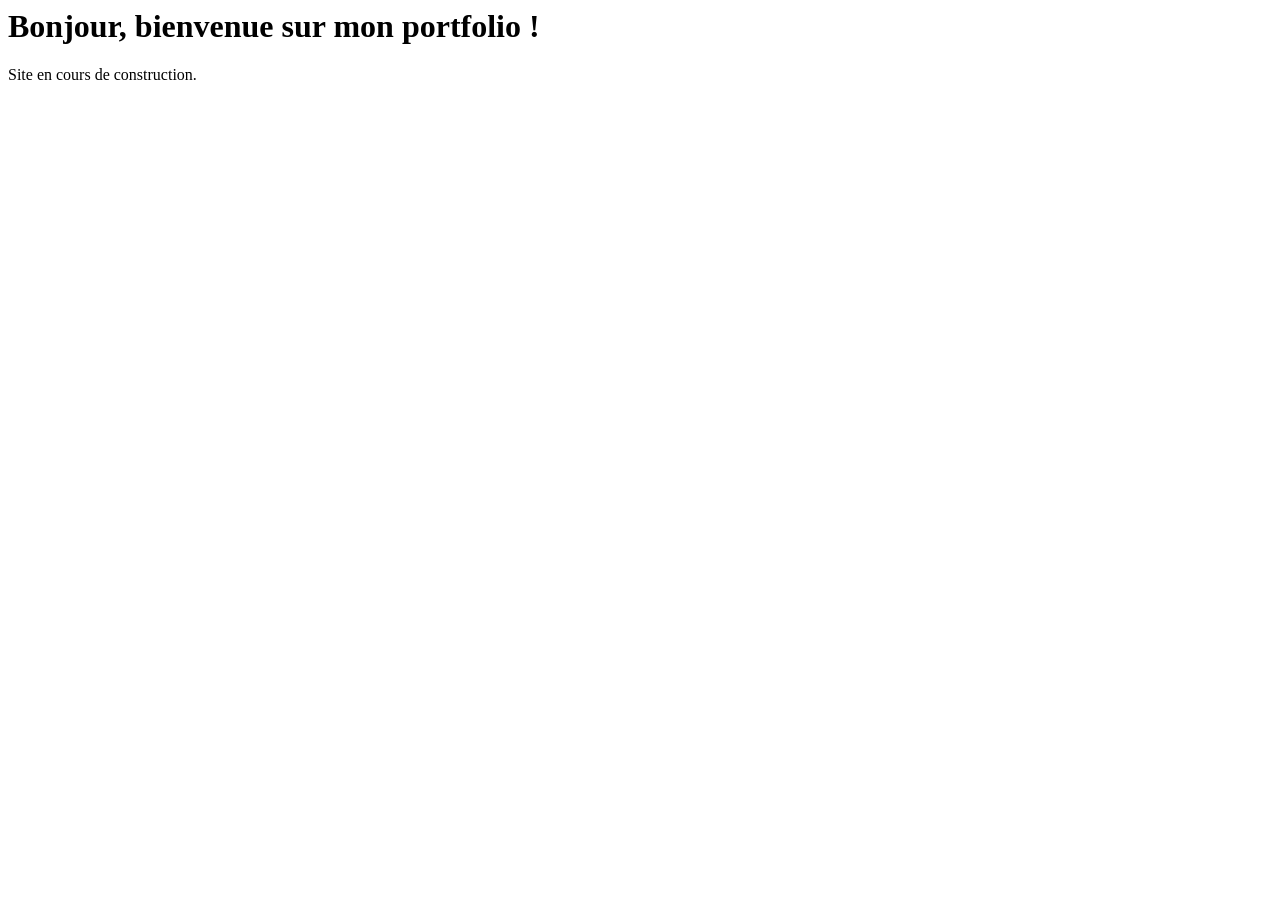
<file: Index.html>
<html lang="fr"></html>
<head>
    <meta charset="UTF-8">
    <title>Mon Portfolio</title>
</head>
<body>
    <h1>Bonjour, bienvenue sur mon portfolio !</h1>
    <p>Site en cours de construction.</p>
</body>
</html>
</file>
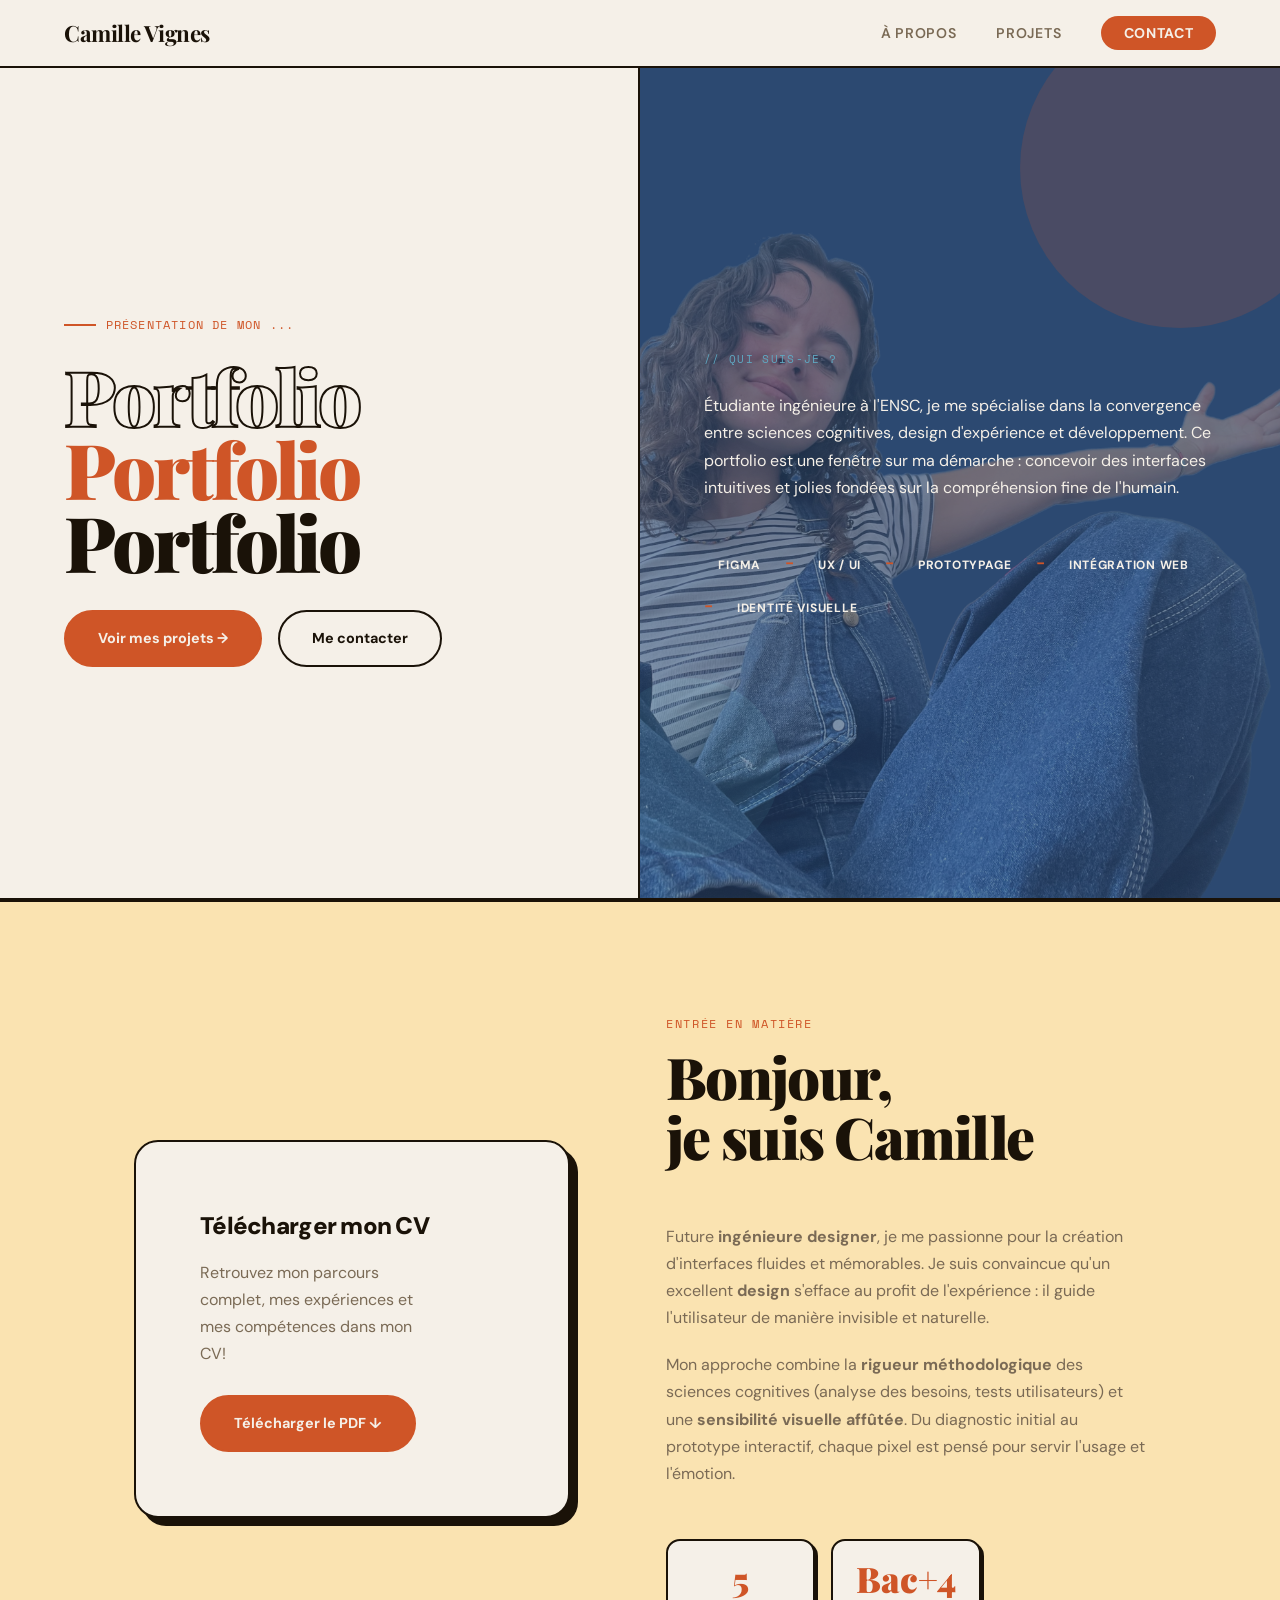
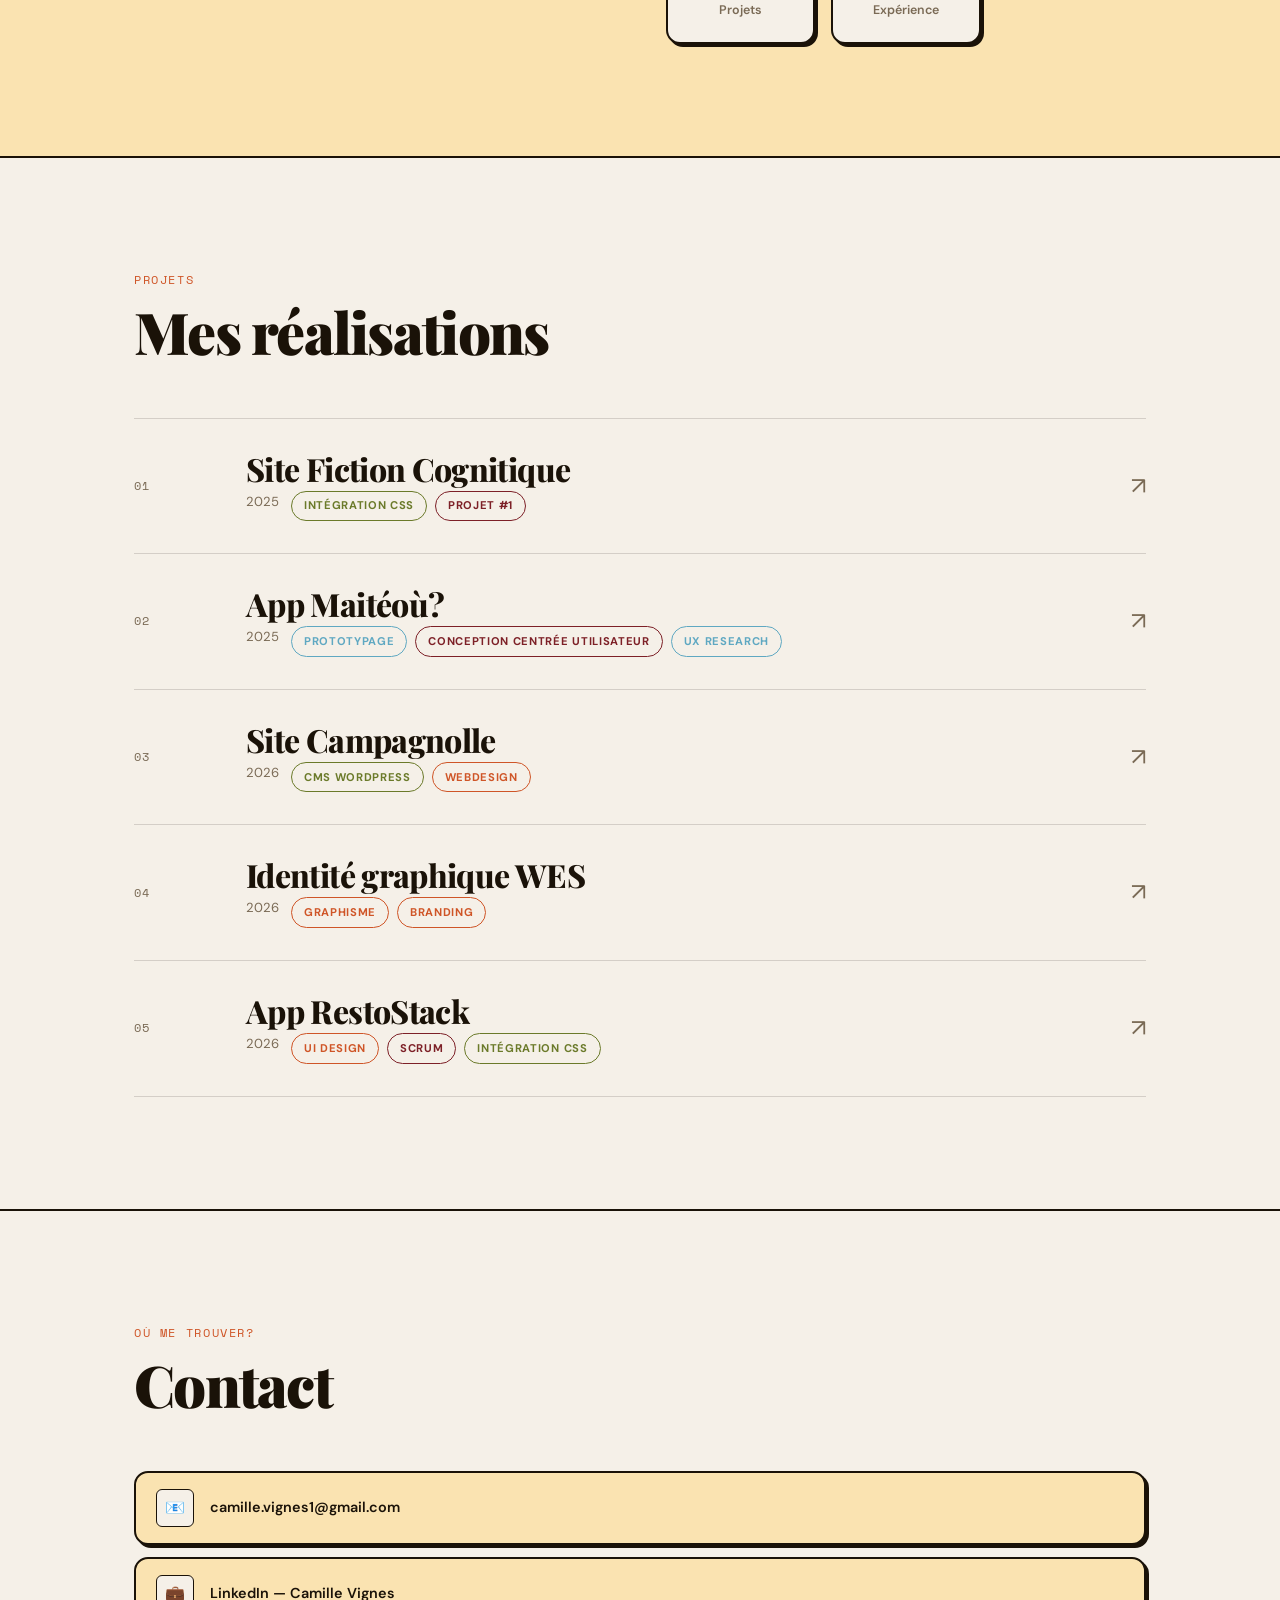
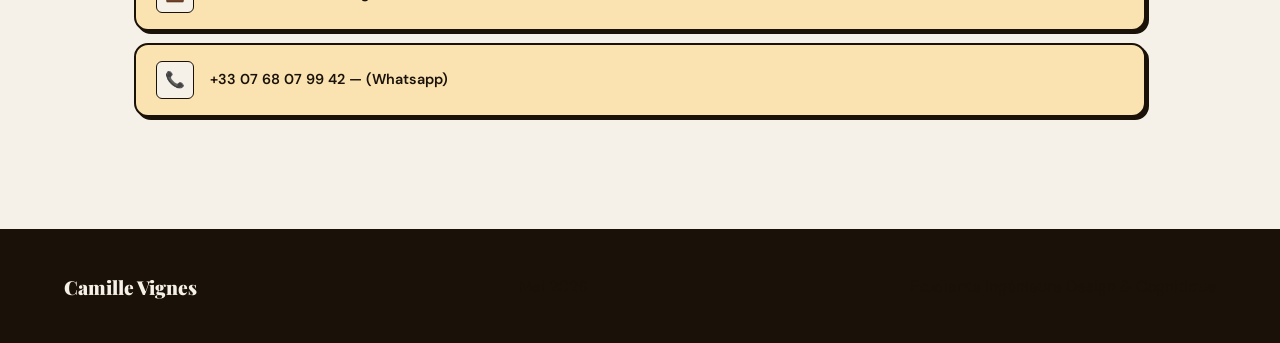
<file: index.html>
<!DOCTYPE html>
<html lang="fr">
<head>
  <meta charset="UTF-8" />
  <meta name="viewport" content="width=device-width, initial-scale=1.0" />
  <title>Camille Vignes - Portfolio </title>
  <link rel="icon" type="image/png" href="favicon.png" />
  <link rel="preconnect" href="https://fonts.googleapis.com" />
  <link rel="preconnect" href="https://fonts.gstatic.com" crossorigin />
  <link href="https://fonts.googleapis.com/css2?family=Playfair+Display:ital,wght@0,700;0,900;1,700&family=DM+Sans:wght@400;500;600;700&family=Space+Mono&display=swap" rel="stylesheet" />
  <link rel="stylesheet" href="Style/style.css" />
</head>
<body>

  <!-- navbarre -->
  <nav>
    <a href="#hero" class="nav-logo">Camille Vignes</a>
    <ul class="nav-links">
      <li><a href="#about">À propos</a></li>
      <li><a href="#projets">Projets</a></li>
      <li><a href="#contact" class="nav-cta">Contact</a></li>
    </ul>
  </nav>

  <!-- ─── hero ─── -->
  <section id="hero">

    <div class="hero-left">
      <div class="hero-eyebrow">
        <span class="eyebrow-line"></span>
        Présentation de mon ...
      </div>
      <h1 class="hero-title">
        <span class="stroke">Portfolio</span><br>
        <span class="filled">Portfolio</span><br>
        <span>Portfolio</span>
      </h1>
      <div class="hero-actions">
        <a href="#projets" class="btn btn-primary">Voir mes projets →</a>
        <a href="#contact" class="btn btn-ghost">Me contacter</a>
      </div>
    </div>

    <div class="hero-right">
      <div class="hero-right-deco"></div>
      <div class="hero-right-deco2"></div>
      <img src="Archive/camillette-en-salopette.png" alt="Camille" class="hero-photo" />
      <p class="hero-label">// qui suis-je ?</p>
      <p class="hero-quote"> Étudiante ingénieure à l'ENSC, je me spécialise dans la convergence entre sciences cognitives, design d'expérience et développement. Ce portfolio est une fenêtre sur ma démarche : concevoir des interfaces intuitives et jolies fondées sur la compréhension fine de l'humain.</p>
      <div class="hero-tags">
        <span class="hero-tag">Figma</span>
        <span class="hero-tag-sep"><b>-</b></span>
        <span class="hero-tag">UX / UI</span>
        <span class="hero-tag-sep"><b>-</b></span>
        <span class="hero-tag">Prototypage</span>
        <span class="hero-tag-sep"><b>-</b></span>
        <span class="hero-tag">Intégration Web</span>
        <span class="hero-tag-sep"><b>-</b></span>
        <span class="hero-tag">Identité Visuelle</span>
      </div>
    </div>

  </section>

  <!-- ─── about ─── -->
  <section id="about">
    <div class="section-inner">
      <div class="about-grid">

        <div class="cv-box">
            <div class="cv-text">
                <h2>Télécharger mon CV</h2>
                <p>Retrouvez mon parcours complet, mes expériences et mes compétences dans mon CV!</p>
                <br />
                <a href="Archive/camille--cv.pdf" download class="btn btn-primary" style="width:fit-content">Télécharger le PDF ↓</a>
            </div>
        </div>

        <div class="about-text">
          <span class="section-tag">Entrée en matière</span>
          <h2 class="section-title">Bonjour,<br>je suis Camille</h2>
          <p>Future <b>ingénieure designer</b>, je me passionne pour la création d'interfaces fluides et mémorables. Je suis convaincue qu'un excellent <b>design</b> s'efface au profit de l'expérience : il guide l'utilisateur de manière invisible et naturelle.</p>
          <p>Mon approche combine la <b>rigueur méthodologique</b> des sciences cognitives (analyse des besoins, tests utilisateurs) et une <b>sensibilité visuelle affûtée</b>. Du diagnostic initial au prototype interactif, chaque pixel est pensé pour servir l'usage et l'émotion.</p>
          <div class="about-stats">
            <div class="stat-box">
              <div class="stat-num">5</div>
              <div class="stat-label">Projets</div>
            </div>
            <div class="stat-box">
              <div class="stat-num">Bac+4</div>
              <div class="stat-label">Expérience</div>
            </div>
          </div>
        </div>

      </div>
    </div>
  </section>

  <!-- ─── PROJETS ─── -->
  <section id="projets">
    <div class="section-inner">
      <span class="section-tag">Projets</span>
      <h2 class="section-title">Mes réalisations</h2>

      <!-- List -->
      <div class="projects-list">


        <div class="project-row" onclick="location.href='Pages/projet1.html'" style="cursor:pointer">
          <span class="project-num">01</span>
          <div class="project-info">
            <div class="project-title">Site Fiction Cognitique</div>
            <div class="project-meta">
              <span>2025</span>
              <div class="project-tags-inline">
                <span class="ptag ptag-olive">Intégration css</span>
                <span class="ptag ptag-red">projet #1</span>
              </div>
            </div>
          </div>
          <span class="project-arrow">↗</span>
        </div>

        <div class="project-row" onclick="location.href='Pages/projet2.html'" style="cursor:pointer">
          <span class="project-num">02</span>
          <div class="project-info">
            <div class="project-title">App Maitéoù?</div>
            <div class="project-meta">
              <span>2025</span>
              <div class="project-tags-inline">
                <span class="ptag ptag-sky">Prototypage</span>
                <span class="ptag ptag-red">Conception centrée utilisateur</span>
                <span class="ptag ptag-sky">UX Research</span>
              </div>
            </div>
          </div>
          <span class="project-arrow">↗</span>
        </div>

        <div class="project-row" onclick="location.href='Pages/projet3.html'" style="cursor:pointer">
          <span class="project-num">03</span>
          <div class="project-info">
            <div class="project-title">Site Campagnolle</div>
            <div class="project-meta">
              <span>2026</span>
              <div class="project-tags-inline">
                <span class="ptag ptag-olive">CMS Wordpress</span>
                <span class="ptag ptag-orange">Webdesign</span>
              </div>
            </div>
          </div>
          <span class="project-arrow">↗</span>
        </div>

        <div class="project-row" onclick="location.href='Pages/projet4.html'" style="cursor:pointer">
          <span class="project-num">04</span>
          <div class="project-info">
            <div class="project-title">Identité graphique WES</div>
            <div class="project-meta">
              <span>2026</span>
              <div class="project-tags-inline">
                <span class="ptag ptag-orange">Graphisme</span>
                <span class="ptag ptag-orange">Branding</span>
              </div>
            </div>
          </div>
          <span class="project-arrow">↗</span>
        </div>

        <div class="project-row" onclick="location.href='Pages/projet5.html'" style="cursor:pointer">
          <span class="project-num">05</span>
          <div class="project-info">
            <div class="project-title">App RestoStack</div>
            <div class="project-meta">
              <span>2026</span>
              <div class="project-tags-inline">
                <span class="ptag ptag-orange">UI design</span>
                <span class="ptag ptag-red">Scrum</span>
                <span class="ptag ptag-olive">Intégration CSS</span>
              </div>
            </div>
          </div>
          <span class="project-arrow">↗</span>
        </div>

      </div>
    </div>
  </section>



  <!-- ─── CONTACT ─── -->
  <section id="contact">
    <div class="section-inner">
      <span class="section-tag">Où me trouver?</span>
      <h2 class="section-title">Contact</h2>

    
      <div class="contact-info">
        <div class="contact-links">
          <a href="mailto:camille.vignes1@gmail.com" class="contact-link">
            <div class="cl-icon">📧</div>
            camille.vignes1@gmail.com
          </a>
          <a href="https://www.linkedin.com/in/camille-vignes-ensc/" target="_blank" class="contact-link">
            <div class="cl-icon">💼</div>
            LinkedIn — Camille Vignes
          </a>
          <a href="tel:+33768079942" class="contact-link">
            <div class="cl-icon">📞</div>
            +33 07 68 07 99 42 — (Whatsapp)
          </a>
        </div>
      </div>
    </div>
  </section>

  <!-- ─── FOOTER ─── -->
  <footer>
    <span class="footer-logo">Camille Vignes</span>
    <p>Mai 2026</p>
    <p>Etudiante Ingénieure Design & Cognitique</p>
  </footer>

</body>
</html>
</file>
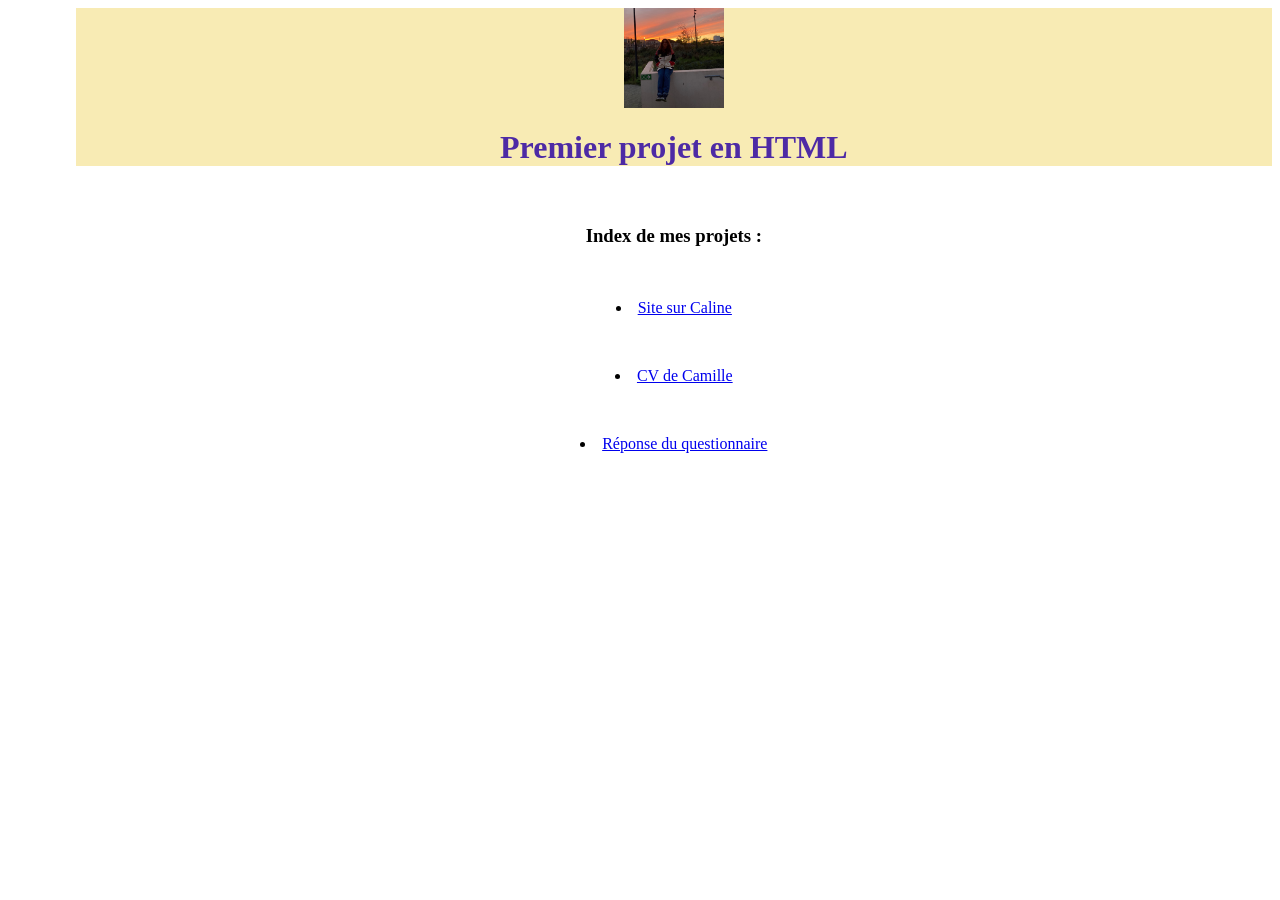
<file: Calinette/Index.html>
<!doctype html>
<html>

<head>
	<meta charset= "utf-8">
	<title>Index de mon premier site </title>
	<link rel="stylesheet" href="style/styleindex.CSS" />
</head>

<body>
	<header>
		<div class="header-bar">
			<img src="images/cam.jpg" alt="cam" style="height: 100px; vertical-align: middle;">
				<h1> Premier projet en HTML </h1>
		</div>
	</header>


	</br> <p> <h3> Index de mes projets : </h3> </p>
	</br> <p> <li> <a href="pages/travail_projet.html"> Site sur Caline </a> </li> </p>
	</br> <p> <li> <a href="pages/CV.pdf"> CV de Camille </a> </li> </p>
	</br> <p> <li> <a href="pages/formulairereponse.html"> Réponse du questionnaire </a> </li> </p>
</body>
</file>
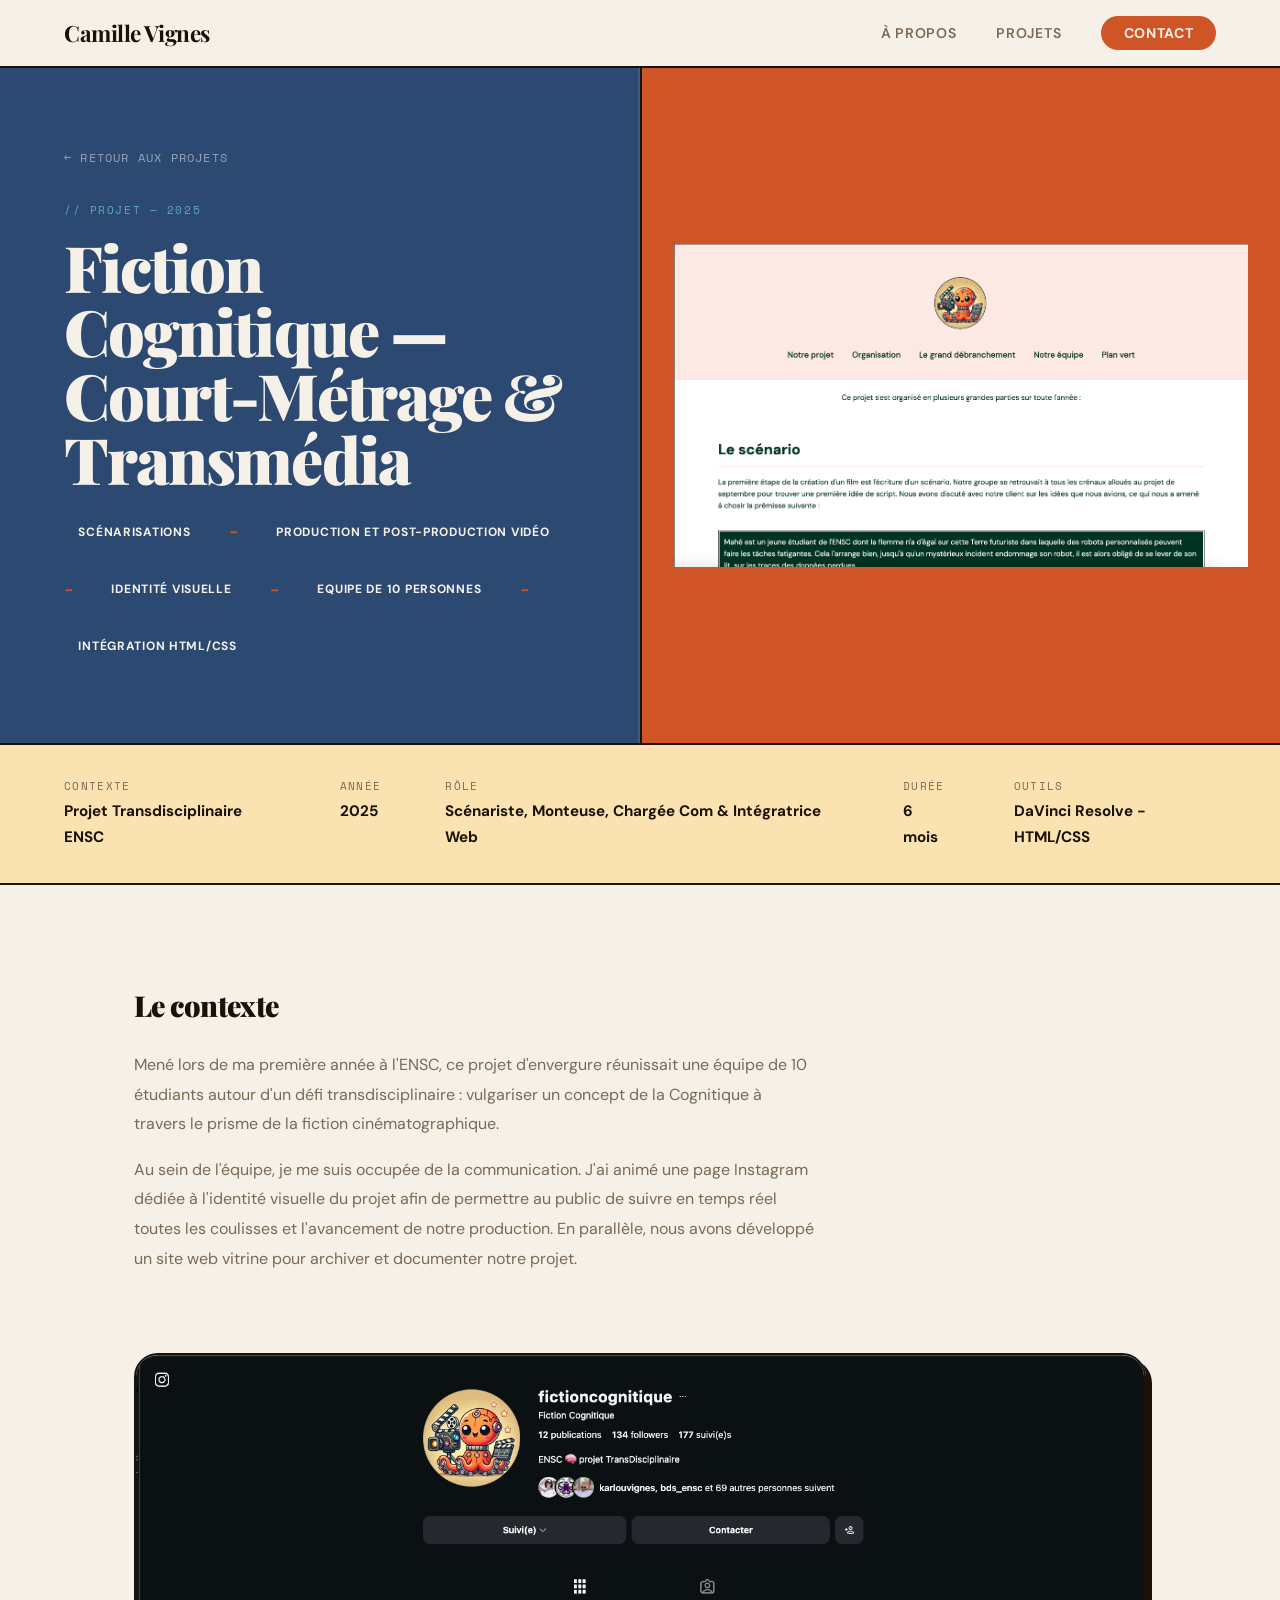
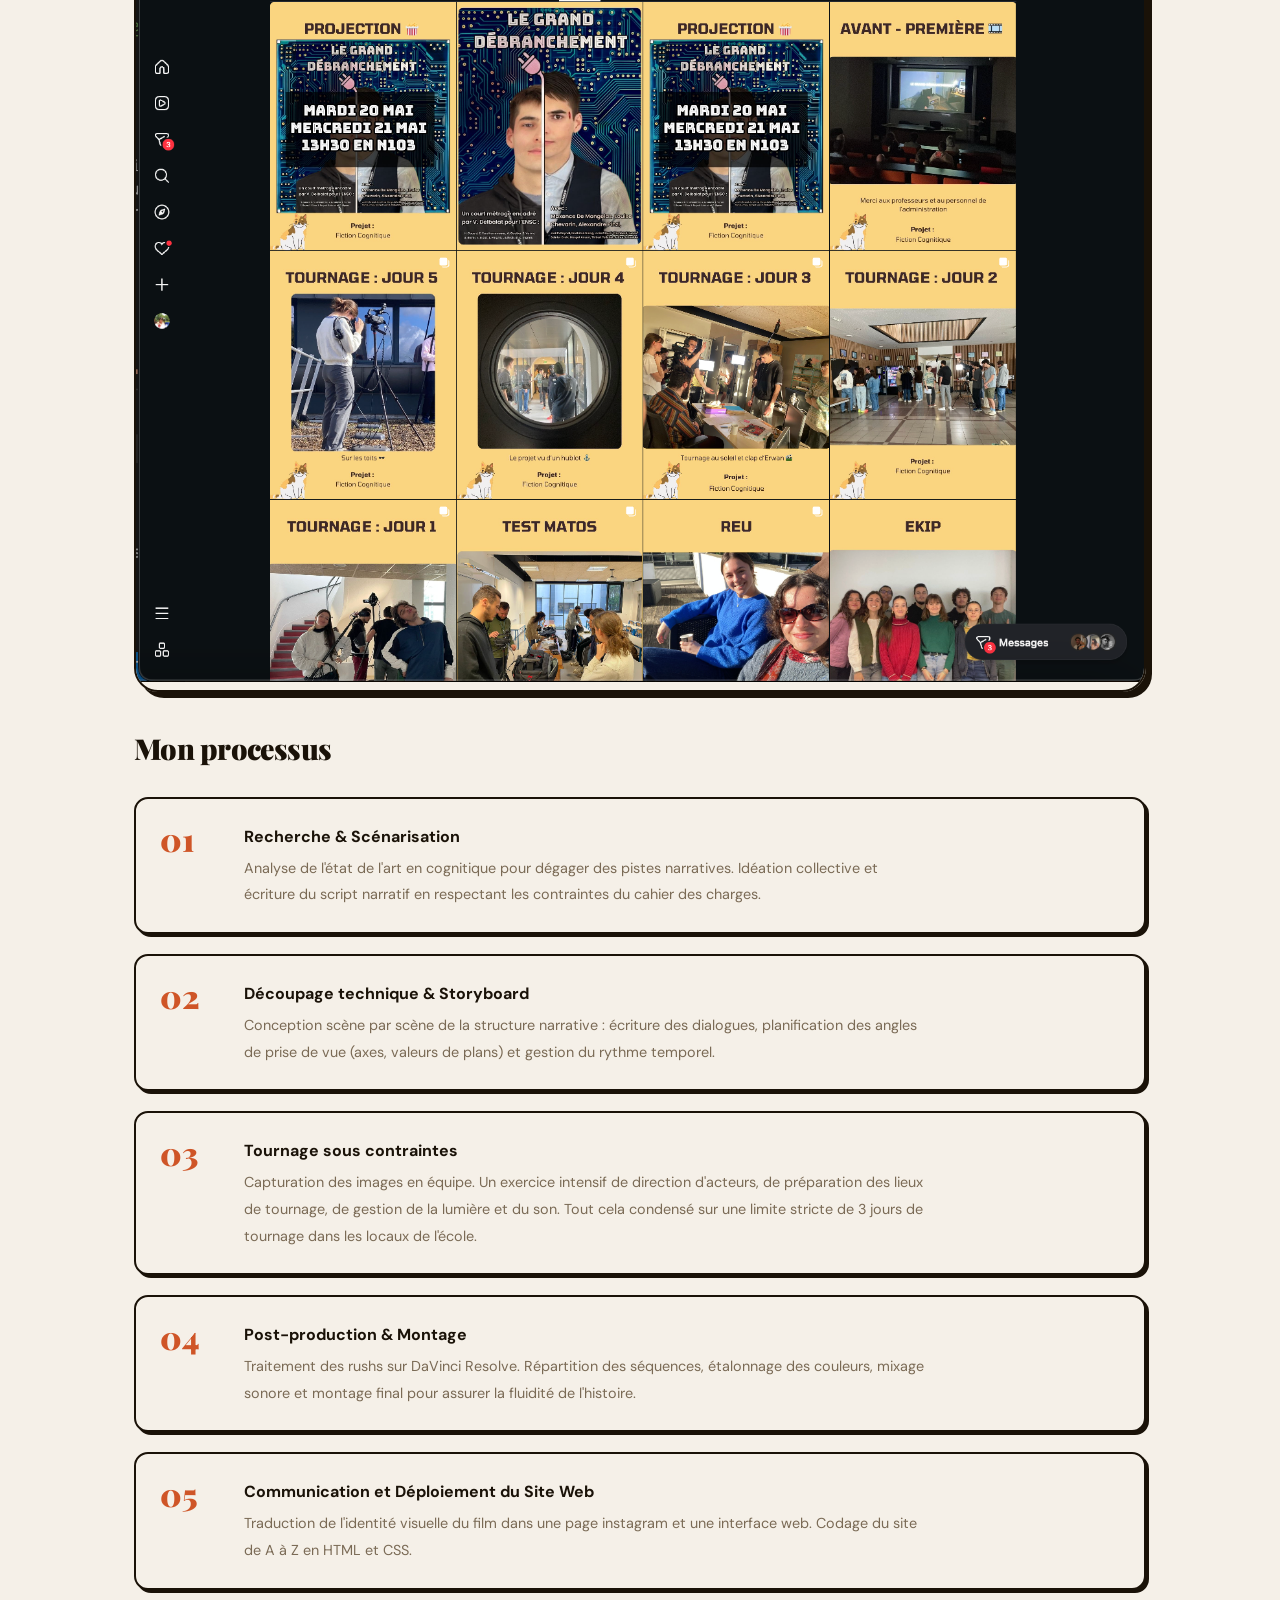
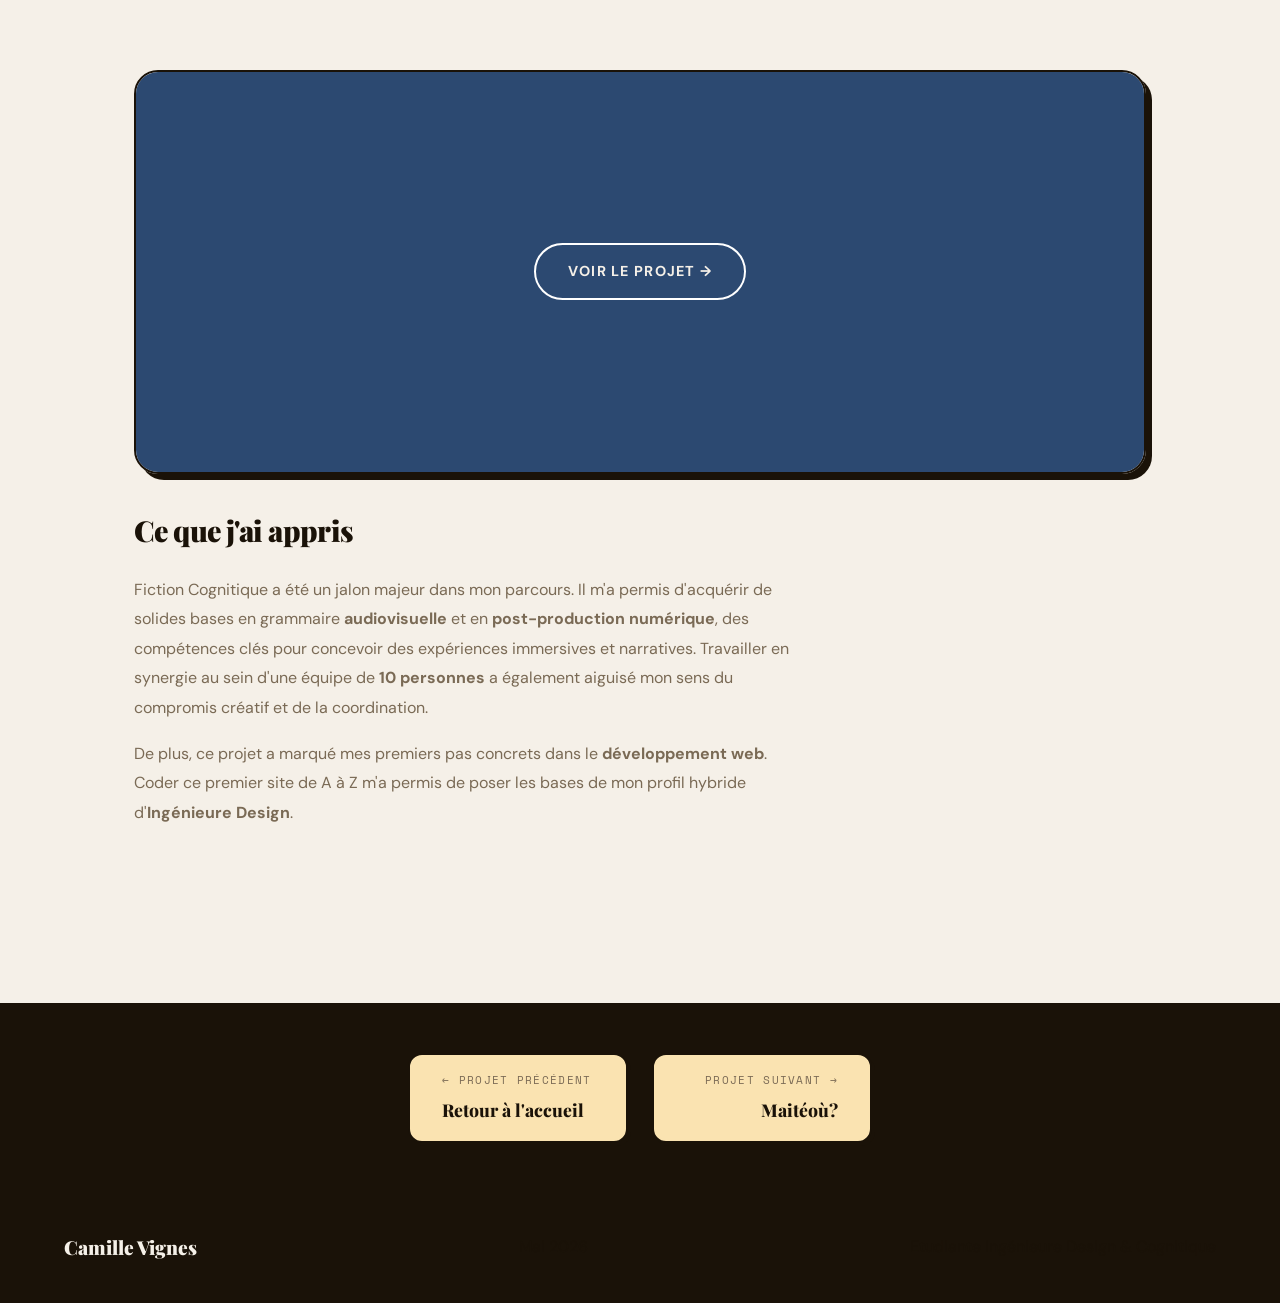
<file: Pages/projet1.html>
<!DOCTYPE html>
<html lang="fr">
<head>
  <meta charset="UTF-8" />
  <meta name="viewport" content="width=device-width, initial-scale=1.0" />
  <title>Projet 1</title>
  <link rel="icon" type="image/png" href="../favicon.png" />
  <link rel="preconnect" href="https://fonts.googleapis.com" />
  <link rel="preconnect" href="https://fonts.gstatic.com" crossorigin />
  <link href="https://fonts.googleapis.com/css2?family=Playfair+Display:ital,wght@0,700;0,900;1,700&family=DM+Sans:wght@400;500;600;700&family=Space+Mono&display=swap" rel="stylesheet" />
  <link rel="stylesheet" href="../Style/style.css" />
  <link rel="stylesheet" href="../Style/stylePage.css" />
</head>
<body>
  <!-- ─── NAV ─── -->
  <nav>
    <a href="../index.html" class="nav-logo">Camille Vignes</a>
    <ul class="nav-links">
      <li><a href="../index.html#about">À propos</a></li>
      <li><a href="../index.html#projets">Projets</a></li>
      <li><a href="../index.html#contact" class="nav-cta">Contact</a></li>
    </ul>
  </nav>

  <!-- ─── HERO PROJET ─── -->
  <section class="proj-hero">
    <div class="proj-hero-left">
      <a href="../index.html#projets" class="proj-back">← Retour aux projets</a>
      <p class="proj-hero-tag">// Projet — 2025</p>
      <h1 class="proj-hero-title">Fiction Cognitique — Court-Métrage & Transmédia</h1>
      <div class="proj-hero-tags">
        <span class="proj-hero-tag-item">Scénarisations</span>
        <span class="proj-hero-tag-sep"><b>-</b></span>
        <span class="proj-hero-tag-item">Production et Post-Production vidéo</span>
        <span class="proj-hero-tag-sep"><b>-</b></span>
        <span class="proj-hero-tag-item">Identité visuelle</span>
        <span class="proj-hero-tag-sep"><b>-</b></span>
        <span class="proj-hero-tag-item">Equipe de 10 personnes</span>
        <span class="proj-hero-tag-sep"><b>-</b></span>
        <span class="proj-hero-tag-item">Intégration HTML/CSS</span>
      </div>
    </div>
    <div class="proj-hero-right">
        <img src="../Archive/fictionCognitique.png" alt="aperçu projet" style="width:100%; height:100%; object-fit:contain; padding:2rem;" />
    </div>
  </section>

  <!-- ─── META BAR ─── -->
  <div class="proj-meta-bar">
    <div class="proj-meta-item">
      <span class="proj-meta-label">Contexte</span>
      <span class="proj-meta-value">Projet Transdisciplinaire ENSC</span>
    </div>
    <div class="proj-meta-item">
      <span class="proj-meta-label">Année</span>
      <span class="proj-meta-value">2025</span>
    </div>
    <div class="proj-meta-item">
      <span class="proj-meta-label">Rôle</span>
      <span class="proj-meta-value">Scénariste, Monteuse, Chargée Com & Intégratrice Web</span>
    </div>
    <div class="proj-meta-item">
      <span class="proj-meta-label">Durée</span>
      <span class="proj-meta-value">6 mois</span>
    </div>
    <div class="proj-meta-item">
      <span class="proj-meta-label">Outils</span>
      <span class="proj-meta-value">DaVinci Resolve - HTML/CSS</span>
    </div>
  </div>

  <!-- ─── CONTENU ─── -->
  <div class="proj-content">

    <!-- Contexte -->
    <div class="proj-section">
      <h2 class="proj-section-title">Le contexte</h2>
      <p>Mené lors de ma première année à l'ENSC, ce projet d'envergure réunissait une équipe de 10 étudiants autour d'un défi <d>transdisciplinaire</d> : vulgariser un concept de la <d>Cognitique</d> à travers le prisme de la fiction cinématographique.</p>
      <p>Au sein de l'équipe, je me suis occupée de la <d>communication</d>. J'ai animé une page Instagram dédiée à l'identité visuelle du projet afin de permettre au public de suivre en temps réel toutes les coulisses et l'avancement de notre production. En parallèle, nous avons développé un <d>site web vitrine</d> pour archiver et documenter notre projet.</p>
    </div>

    <!-- Image principale -->
    <div class="proj-image-block">
        <img src="../Archive/fictioncognitique-insta.png " alt="insta fiction cognitique" style="width:100%; height:100%; object-fit:cover;"/>
    </div>

    <!-- Process -->
    <div class="proj-section">
      <h2 class="proj-section-title">Mon processus</h2>
      <div class="proj-steps">
        <div class="proj-step">
          <div class="proj-step-num">01</div>
          <div>
            <div class="proj-step-title">Recherche & Scénarisation</div>
            <p>Analyse de l'état de l'art en cognitique pour dégager des pistes narratives. Idéation collective et écriture du script narratif en respectant les contraintes du cahier des charges.</p>
          </div>
        </div>
        <div class="proj-step">
          <div class="proj-step-num">02</div>
          <div>
            <div class="proj-step-title">Découpage technique & Storyboard</div>
            <p>Conception scène par scène de la structure narrative : écriture des dialogues, planification des angles de prise de vue (axes, valeurs de plans) et gestion du rythme temporel.</p>
          </div>
        </div>
        <div class="proj-step">
          <div class="proj-step-num">03</div>
          <div>
            <div class="proj-step-title">Tournage sous contraintes</div>
            <p>Capturation des images en équipe. Un exercice intensif de direction d'acteurs, de préparation des lieux de tournage, de gestion de la lumière et du son. Tout cela condensé sur une limite stricte de 3 jours de tournage dans les locaux de l'école.</p>
          </div>
        </div>
        <div class="proj-step">
          <div class="proj-step-num">04</div>
          <div>
            <div class="proj-step-title">Post-production & Montage</div>
            <p>Traitement des rushs sur DaVinci Resolve. Répartition des séquences, étalonnage des couleurs, mixage sonore et montage final pour assurer la fluidité de l'histoire.</p>
          </div>
        </div>
        <div class="proj-step">
            <div class="proj-step-num">05</div>
            <div>
                <div class="proj-step-title">Communication et Déploiement du Site Web</div>
                <p>Traduction de l'identité visuelle du film dans une page instagram et une interface web. Codage du site de A à Z en HTML et CSS.</p>
              </div>
          </div>
      </div>
    </div>

    <!-- github -->
    <div class="proj-image-block">
        <div class="proj-image-placeholder">
        <a href="https://github.com/jeannelfrs/fiction_cognitique" class="btn btn-ghost" style="color:#F5F0E8; border-color:rgba(255, 255, 255, 1);">Voir le projet →</a>
        </div>
    </div>


    <!-- Apprentissages -->
    <div class="proj-section">
      <h2 class="proj-section-title">Ce que j'ai appris</h2>
      <p>Fiction Cognitique a été un jalon majeur dans mon parcours. Il m'a permis d'acquérir de solides bases en grammaire <b>audiovisuelle</b> et en <b>post-production numérique</b>, des compétences clés pour concevoir des expériences immersives et narratives. Travailler en synergie au sein d'une équipe de <b>10 personnes</b> a également aiguisé mon sens du compromis créatif et de la coordination.</p>
      <p>De plus, ce projet a marqué mes premiers pas concrets dans le <b>développement web</b>. Coder ce premier site de A à Z m'a permis de poser les bases de mon profil hybride d'<b>Ingénieure Design</b>.</p>
    </div>

  </div>

  <!-- ─── NAV PROJETS ─── -->
  <div class="proj-nav">
    <a href="../index.html" class="proj-nav-item">
      <span class="proj-nav-dir">← Projet précédent</span>
      <span class="proj-nav-name">Retour à l'accueil</span>
    </a>
    <a href="projet2.html" class="proj-nav-item" style="text-align:right">
      <span class="proj-nav-dir">Projet suivant →</span>
      <span class="proj-nav-name">Maitéoù?</span>
    </a>
  </div>

  <!-- ─── FOOTER ─── -->
  <footer>
    <span class="footer-logo">Camille Vignes</span>
    <p>Mai 2026</p>
    <p>Etudiante Ingénieure Design & Cognitique</p>
  </footer>

</body>
</html>
</file>
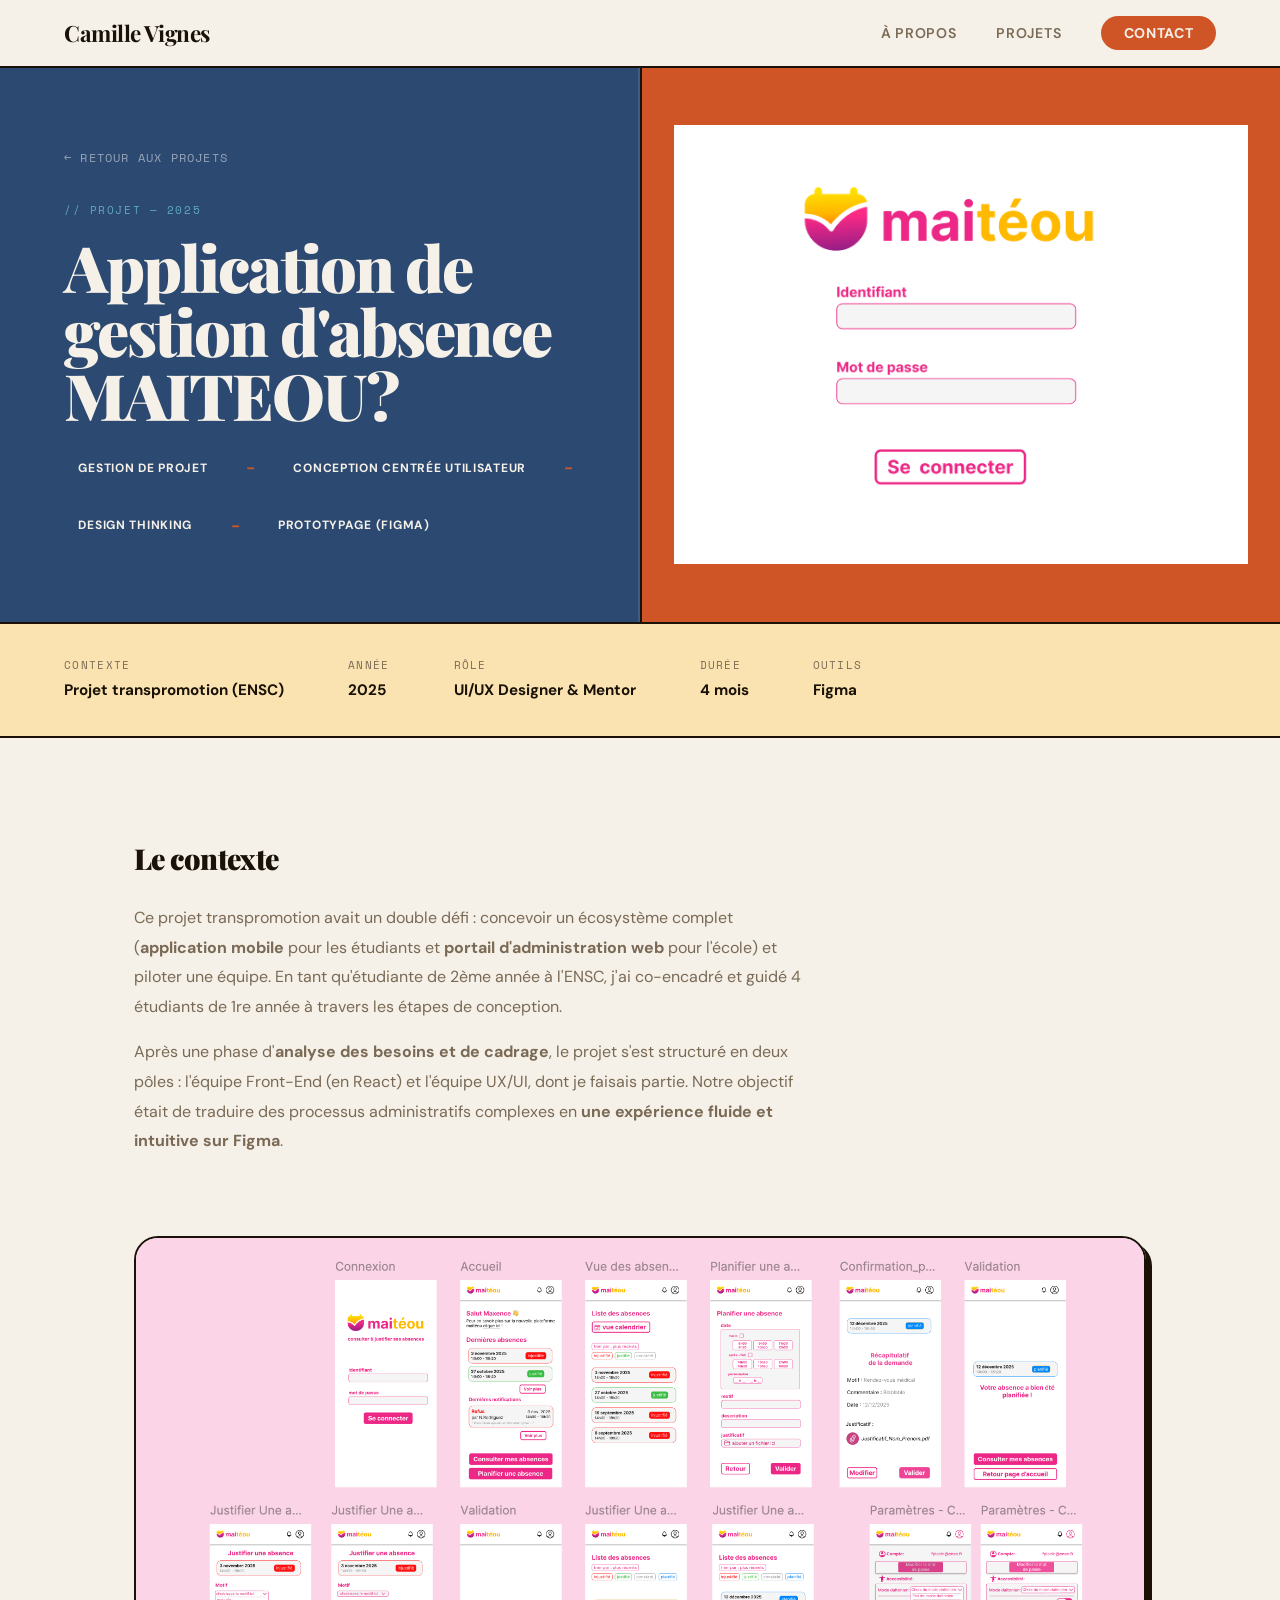
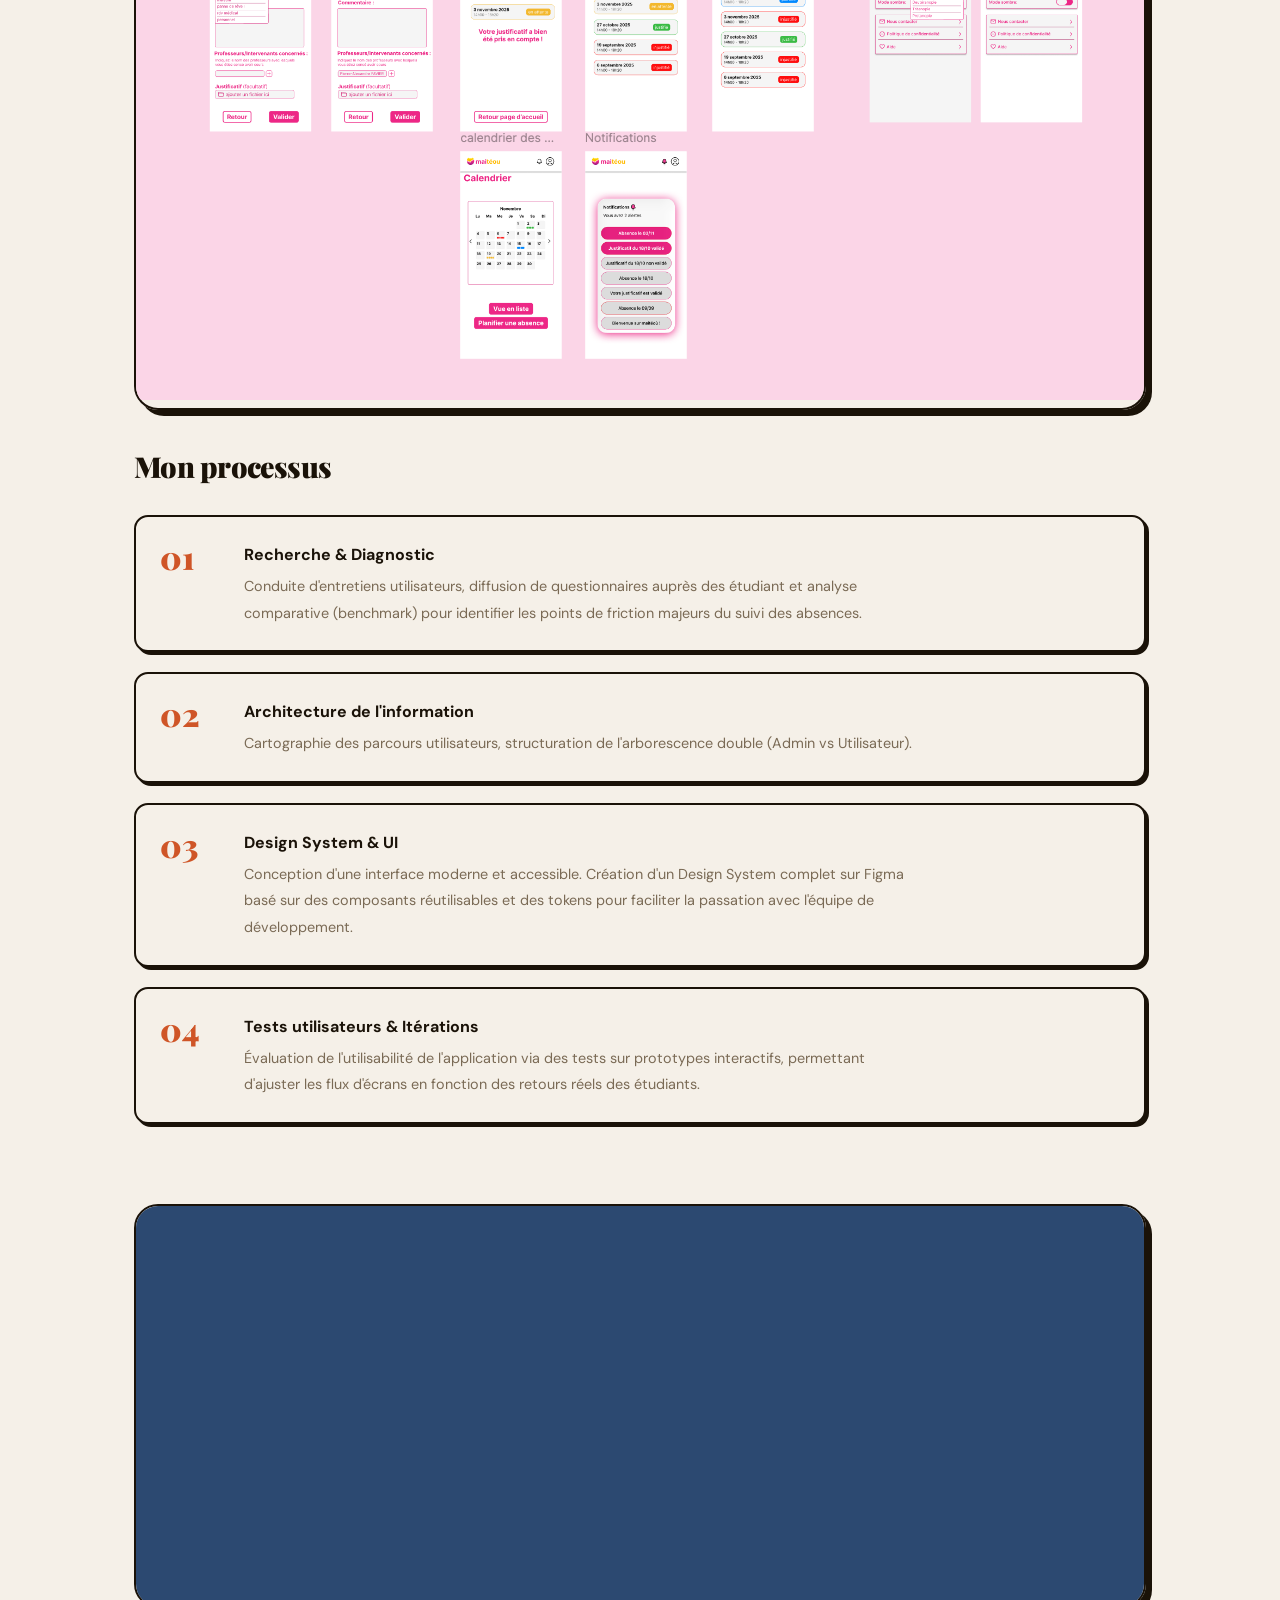
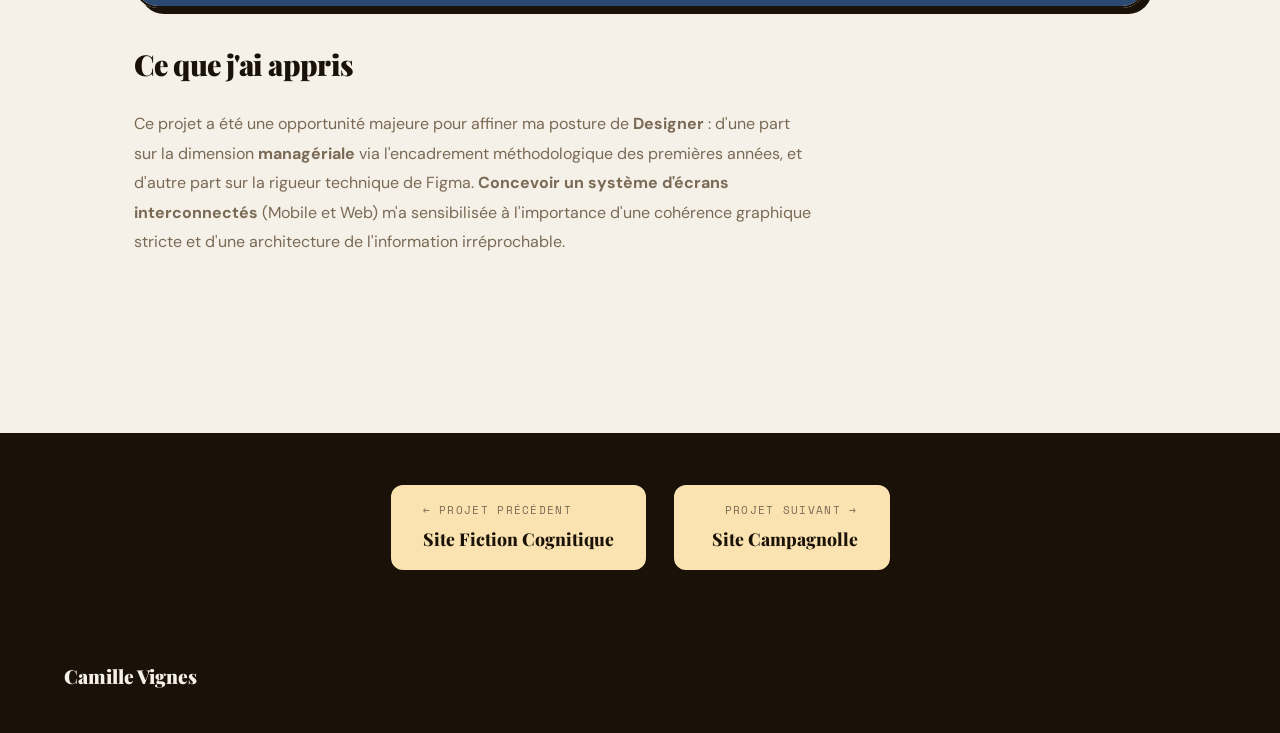
<file: Pages/projet2.html>
<!DOCTYPE html>
<html lang="fr">
<head>
  <meta charset="UTF-8" />
  <meta name="viewport" content="width=device-width, initial-scale=1.0" />
  <title>Projet 2</title>
  <link rel="icon" type="image/png" href="../favicon.png" />
  <link rel="preconnect" href="https://fonts.googleapis.com" />
  <link rel="preconnect" href="https://fonts.gstatic.com" crossorigin />
  <link href="https://fonts.googleapis.com/css2?family=Playfair+Display:ital,wght@0,700;0,900;1,700&family=DM+Sans:wght@400;500;600;700&family=Space+Mono&display=swap" rel="stylesheet" />
  <link rel="stylesheet" href="../Style/style.css" />
  <link rel="stylesheet" href="../Style/stylePage.css" />
</head>
<body>

  <!-- ─── NAV ─── -->
  <nav>
    <a href="../index.html" class="nav-logo">Camille Vignes</a>
    <ul class="nav-links">
      <li><a href="../index.html#about">À propos</a></li>
      <li><a href="../index.html#projets">Projets</a></li>
      <li><a href="../index.html#contact" class="nav-cta">Contact</a></li>
    </ul>
  </nav>

  

  <!-- ─── HERO PROJET ─── -->
  <section class="proj-hero">
    <div class="proj-hero-left">
      <a href="../index.html#projets" class="proj-back">← Retour aux projets</a>
      <p class="proj-hero-tag">// Projet — 2025</p>
      <h1 class="proj-hero-title">Application de gestion d'absence <br> MAITEOU?</h1>
      <div class="proj-hero-tags">
        <span class="proj-hero-tag-item">Gestion de projet</span>
        <span class="proj-hero-tag-sep"><b>-</b></span>
        <span class="proj-hero-tag-item">Conception centrée utilisateur</span>
        <span class="proj-hero-tag-sep"><b>-</b></span>
        <span class="proj-hero-tag-item">Design thinking</span>
        <span class="proj-hero-tag-sep"><b>-</b></span>
        <span class="proj-hero-tag-item">Prototypage (Figma)</span>
      </div>
    </div>
    <div class="proj-hero-right">
        <img src="../Archive/maiteou-co.png" alt="aperçu projet" style="width:100%; height:100%; object-fit:contain; padding:2rem;" />
    </div>
  </section>

  <!-- ─── META BAR ─── -->
  <div class="proj-meta-bar">
    <div class="proj-meta-item">
      <span class="proj-meta-label">Contexte</span>
      <span class="proj-meta-value">Projet transpromotion (ENSC)</span>
    </div>
    <div class="proj-meta-item">
      <span class="proj-meta-label">Année</span>
      <span class="proj-meta-value">2025</span>
    </div>
    <div class="proj-meta-item">
      <span class="proj-meta-label">Rôle</span>
      <span class="proj-meta-value">UI/UX Designer & Mentor</span>
    </div>
    <div class="proj-meta-item">
      <span class="proj-meta-label">Durée</span>
      <span class="proj-meta-value">4 mois</span>
    </div>
    <div class="proj-meta-item">
      <span class="proj-meta-label">Outils</span>
      <span class="proj-meta-value">Figma</span>
    </div>
  </div>

  <!-- ─── CONTENU ─── -->
  <div class="proj-content">

    <!-- Contexte -->
    <div class="proj-section">
      <h2 class="proj-section-title">Le contexte</h2>
      <p>Ce projet transpromotion avait un double défi : concevoir un écosystème complet (<b>application mobile</b> pour les étudiants et <b>portail d'administration web</b> pour l'école) et piloter une équipe. En tant qu'étudiante de 2ème année à l'ENSC, j'ai co-encadré et guidé 4 étudiants de 1re année à travers les étapes de conception.</p>
      <p>Après une phase d'<b>analyse des besoins et de cadrage</b>, le projet s'est structuré en deux pôles : l'équipe Front-End (en React) et l'équipe UX/UI, dont je faisais partie. Notre objectif était de traduire des processus administratifs complexes en <b>une expérience fluide et intuitive sur Figma</b>.</p>
    </div>

    <!-- Image principale -->
    <div class="proj-image-block">
        <img src="../Archive/maiteou.png " alt="figma maiteou" style="width:100%; height:100%; object-fit:cover;"/>
    </div>

    <!-- Process -->
    <div class="proj-section">
      <h2 class="proj-section-title">Mon processus</h2>
      <div class="proj-steps">
        <div class="proj-step">
          <div class="proj-step-num">01</div>
          <div>
            <div class="proj-step-title">Recherche & Diagnostic</div>
            <p>Conduite d'entretiens utilisateurs, diffusion de questionnaires auprès des étudiant et analyse comparative (benchmark) pour identifier les points de friction majeurs du suivi des absences. </p>
          </div>
        </div>
        <div class="proj-step">
          <div class="proj-step-num">02</div>
          <div>
            <div class="proj-step-title">Architecture de l'information</div>
            <p>Cartographie des parcours utilisateurs, structuration de l'arborescence double (Admin vs Utilisateur).</p>
          </div>
        </div>
        <div class="proj-step">
          <div class="proj-step-num">03</div>
          <div>
            <div class="proj-step-title">Design System & UI</div>
            <p>Conception d'une interface moderne et accessible. Création d'un Design System complet sur Figma basé sur des composants réutilisables et des tokens pour faciliter la passation avec l'équipe de développement.</p>
          </div>
        </div>
        <div class="proj-step">
          <div class="proj-step-num">04</div>
          <div>
            <div class="proj-step-title">Tests utilisateurs & Itérations</div>
            <p>Évaluation de l'utilisabilité de l'application via des tests sur prototypes interactifs, permettant d'ajuster les flux d'écrans en fonction des retours réels des étudiants.</p>
          </div>
        </div>
      </div>
    </div>

    <!-- vidéo -->
    <div class="proj-image-block">
        <div class="proj-image-placeholder">
          <iframe 
            width="560" 
            height="315" 
            src="https://www.youtube.com/embed/qLrWXTyAShs"
            title="restostack cliente"
            frameborder="0"
            allow="accelerometer; autoplay; clipboard-write; encrypted-media; gyroscope; picture-in-picture"
            allowfullscreen>
          </iframe>
        </div>
    </div>

    <!-- Apprentissages -->
    <div class="proj-section">
      <h2 class="proj-section-title">Ce que j'ai appris</h2>
      <p>Ce projet a été une opportunité majeure pour affiner ma posture de <b>Designer</b> : d'une part sur la dimension <b>managériale</b> via l'encadrement méthodologique des premières années, et d'autre part sur la rigueur technique de Figma. <b>Concevoir un système d'écrans interconnectés</b> (Mobile et Web) m'a sensibilisée à l'importance d'une cohérence graphique stricte et d'une architecture de l'information irréprochable.</p>
    </div>

  </div>

  <!-- ─── NAV PROJETS ─── -->

  <div class="proj-nav">
    <a href="projet1.html" class="proj-nav-item">
      <span class="proj-nav-dir">← Projet précédent</span>
      <span class="proj-nav-name">Site Fiction Cognitique</span>
    </a>
    <a href="projet3.html" class="proj-nav-item" style="text-align:right">
      <span class="proj-nav-dir">Projet suivant →</span>
      <span class="proj-nav-name">Site Campagnolle</span>
    </a>
  </div>

  <!-- ─── FOOTER ─── -->
  <footer>
    <span class="footer-logo">Camille Vignes</span>
    <p>Mai 2026</p>
    <p>Etudiante Ingénieure Design & Cognitique</p>
  </footer>

</body>
</html>
</file>
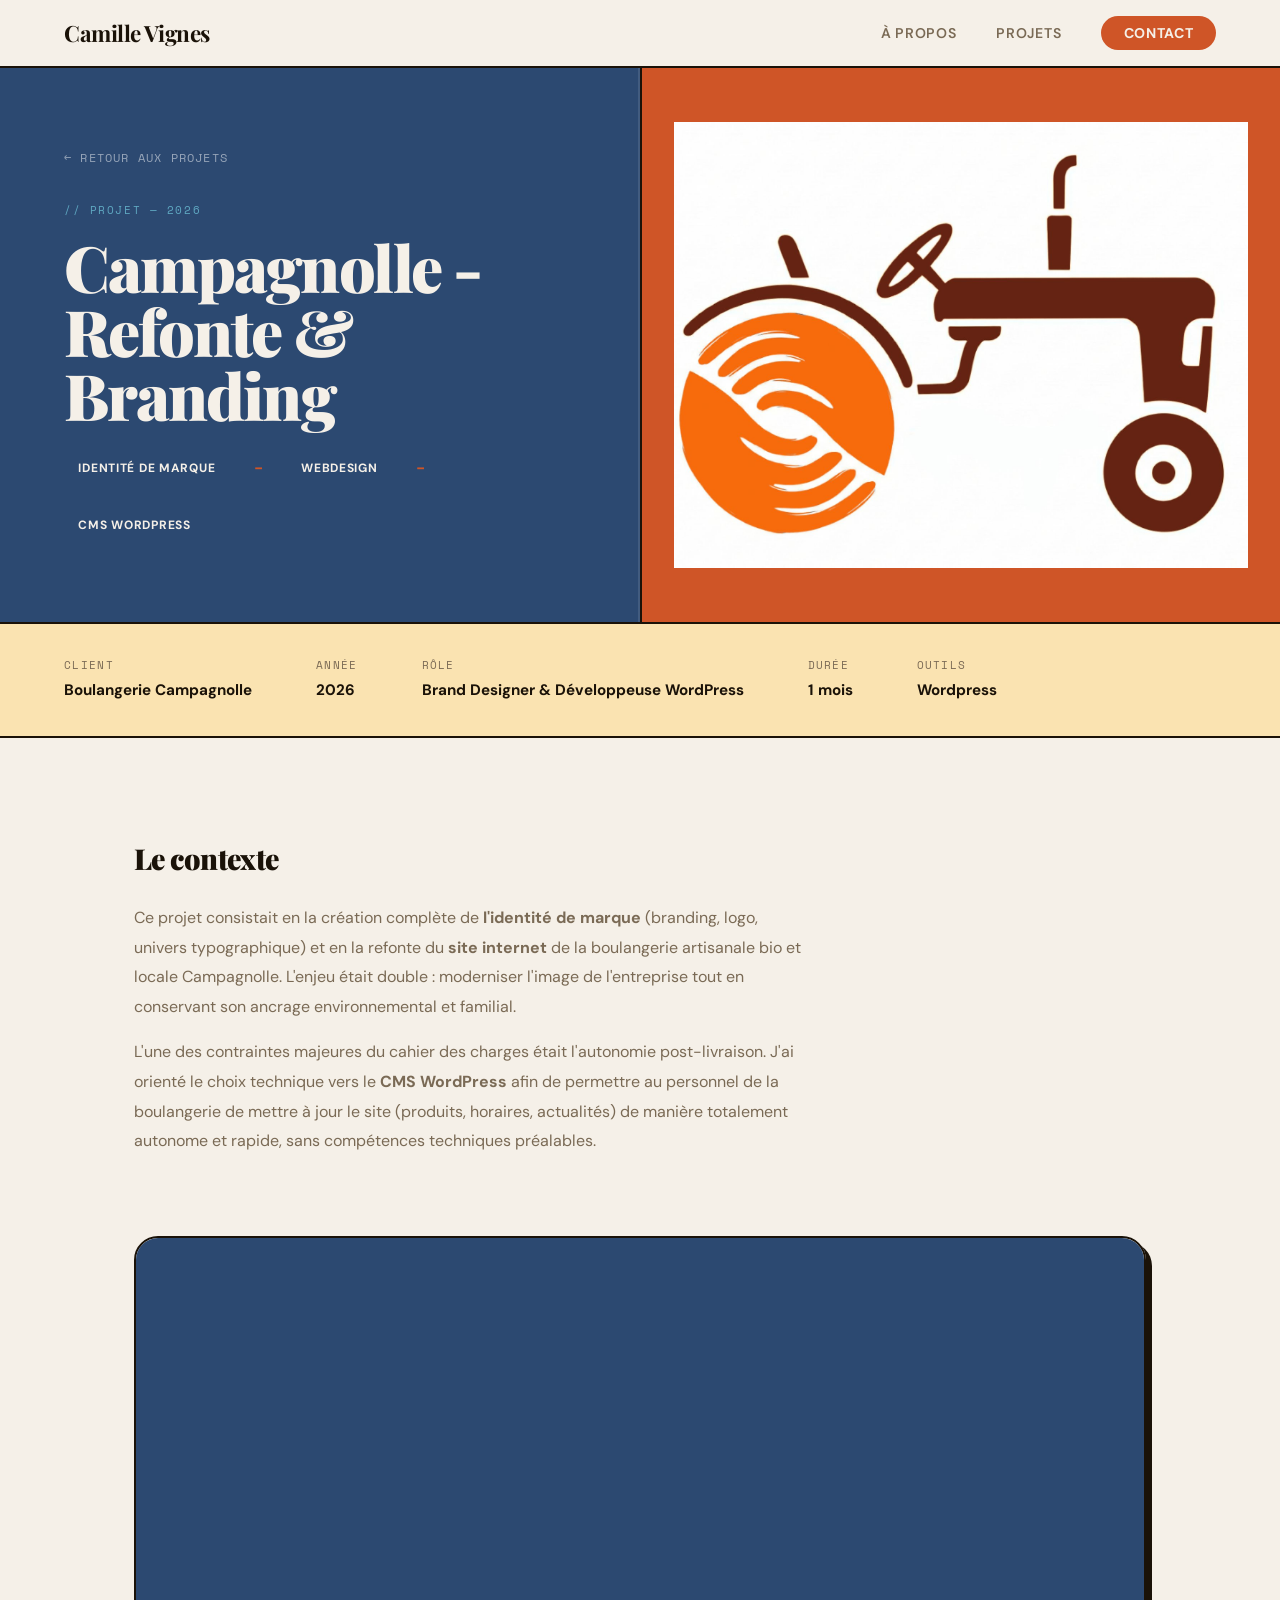
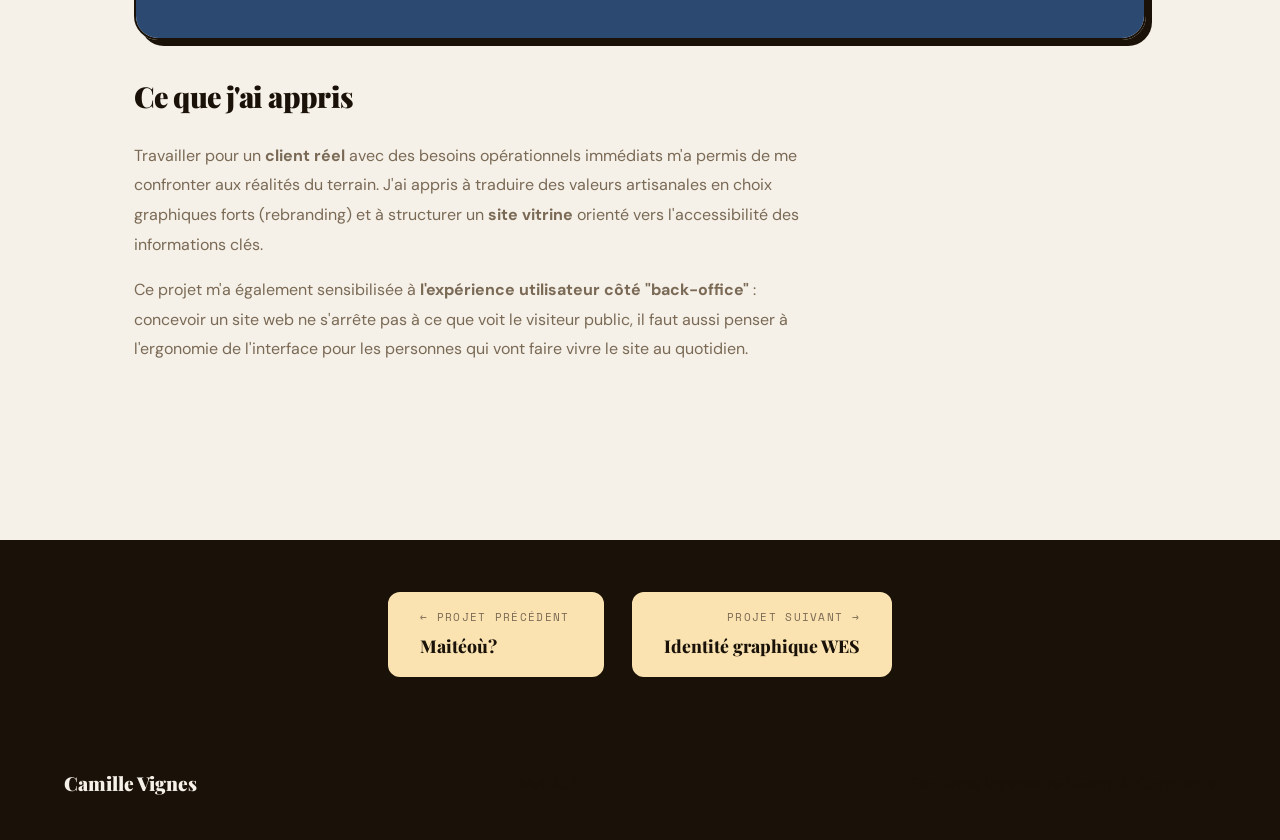
<file: Pages/projet3.html>
<!DOCTYPE html>
<html lang="fr">
<head>
  <meta charset="UTF-8" />
  <meta name="viewport" content="width=device-width, initial-scale=1.0" />
  <title>Projet 3</title>
  <link rel="icon" type="image/png" href="../favicon.png" />
  <link rel="preconnect" href="https://fonts.googleapis.com" />
  <link rel="preconnect" href="https://fonts.gstatic.com" crossorigin />
  <link href="https://fonts.googleapis.com/css2?family=Playfair+Display:ital,wght@0,700;0,900;1,700&family=DM+Sans:wght@400;500;600;700&family=Space+Mono&display=swap" rel="stylesheet" />
  <link rel="stylesheet" href="../Style/style.css" />
  <link rel="stylesheet" href="../Style/stylePage.css" />
</head>
<body>

  <!-- ─── NAV ─── -->
  <nav>
    <a href="../index.html" class="nav-logo">Camille Vignes</a>
    <ul class="nav-links">
      <li><a href="../index.html#about">À propos</a></li>
      <li><a href="../index.html#projets">Projets</a></li>
      <li><a href="../index.html#contact" class="nav-cta">Contact</a></li>
    </ul>
  </nav>

  <!-- ─── HERO PROJET ─── -->
  <section class="proj-hero">
    <div class="proj-hero-left">
      <a href="../index.html#projets" class="proj-back">← Retour aux projets</a>
      <p class="proj-hero-tag">// Projet — 2026</p>
      <h1 class="proj-hero-title">Campagnolle - Refonte & Branding</h1>
      <div class="proj-hero-tags">
        <span class="proj-hero-tag-item">Identité de Marque</span>
        <span class="proj-hero-tag-sep"><b>-</b></span>
        <span class="proj-hero-tag-item">Webdesign</span>
        <span class="proj-hero-tag-sep"><b>-</b></span>
        <span class="proj-hero-tag-item">CMS Wordpress</span>
      </div>
    </div>
    <div class="proj-hero-right">
        <img src="../Archive/campagnolle-logo.jpeg" alt="aperçu projet" style="width:100%; height:100%; object-fit:contain; padding:2rem;" />
    </div>
  </section>

  <!-- ─── META BAR ─── -->
  <div class="proj-meta-bar">
    <div class="proj-meta-item">
      <span class="proj-meta-label">Client</span>
      <span class="proj-meta-value">Boulangerie Campagnolle</span>
    </div>
    <div class="proj-meta-item">
      <span class="proj-meta-label">Année</span>
      <span class="proj-meta-value">2026</span>
    </div>
    <div class="proj-meta-item">
      <span class="proj-meta-label">Rôle</span>
      <span class="proj-meta-value">Brand Designer & Développeuse WordPress </span>
    </div>
    <div class="proj-meta-item">
      <span class="proj-meta-label">Durée</span>
      <span class="proj-meta-value">1 mois</span>
    </div>
    <div class="proj-meta-item">
      <span class="proj-meta-label">Outils</span>
      <span class="proj-meta-value">Wordpress</span>
    </div>
  </div>

  <!-- ─── CONTENU ─── -->
  <div class="proj-content">

    <!-- Contexte -->
    <div class="proj-section">
      <h2 class="proj-section-title">Le contexte</h2>
      <p>Ce projet consistait en la création complète de <b>l'identité de marque</b> (branding, logo, univers typographique) et en la refonte du <b>site internet</b> de la boulangerie artisanale bio et locale Campagnolle. L'enjeu était double : moderniser l'image de l'entreprise tout en conservant son ancrage environnemental et familial.</p>
      <p>L'une des contraintes majeures du cahier des charges était l'autonomie post-livraison. J'ai orienté le choix technique vers le <b>CMS WordPress</b> afin de permettre au personnel de la boulangerie de mettre à jour le site (produits, horaires, actualités) de manière totalement autonome et rapide, sans compétences techniques préalables.</p>
    </div>

    <!-- Vidéo principale -->
    <div class="proj-image-block">
        <div class="proj-image-placeholder">
          <iframe 
            width="560" 
            height="315" 
            src="https://www.youtube.com/embed/_xMZRXvFLKg"
            title="restostack cliente"
            frameborder="0"
            allow="accelerometer; autoplay; clipboard-write; encrypted-media; gyroscope; picture-in-picture"
            allowfullscreen>
          </iframe>
        </div>
    </div>


    <!-- Apprentissages -->
    <div class="proj-section">
      <h2 class="proj-section-title">Ce que j'ai appris</h2>
      <p>Travailler pour un <b>client réel</b> avec des besoins opérationnels immédiats m'a permis de me confronter aux réalités du terrain. J'ai appris à traduire des valeurs artisanales en choix graphiques forts (rebranding) et à structurer un <b>site vitrine</b> orienté vers l'accessibilité des informations clés.</p>
      <p>Ce projet m'a également sensibilisée à <b>l'expérience utilisateur côté "back-office"</b> : concevoir un site web ne s'arrête pas à ce que voit le visiteur public, il faut aussi penser à l'ergonomie de l'interface pour les personnes qui vont faire vivre le site au quotidien.</p>
    </div>

  </div>

  <!-- ─── NAV PROJETS ─── -->
  

  <div class="proj-nav">
    <a href="projet2.html" class="proj-nav-item">
      <span class="proj-nav-dir">← Projet précédent</span>
      <span class="proj-nav-name">Maitéoù?</span>
    </a>
    <a href="projet4.html" class="proj-nav-item" style="text-align:right">
      <span class="proj-nav-dir">Projet suivant →</span>
      <span class="proj-nav-name">Identité graphique WES</span>
    </a>
  </div>

  <!-- ─── FOOTER ─── -->
  <footer>
    <span class="footer-logo">Camille Vignes</span>
    <p>Mai 2026</p>
    <p>Etudiante Ingénieure Design & Cognitique</p>
  </footer>

</body>
</html>
</file>
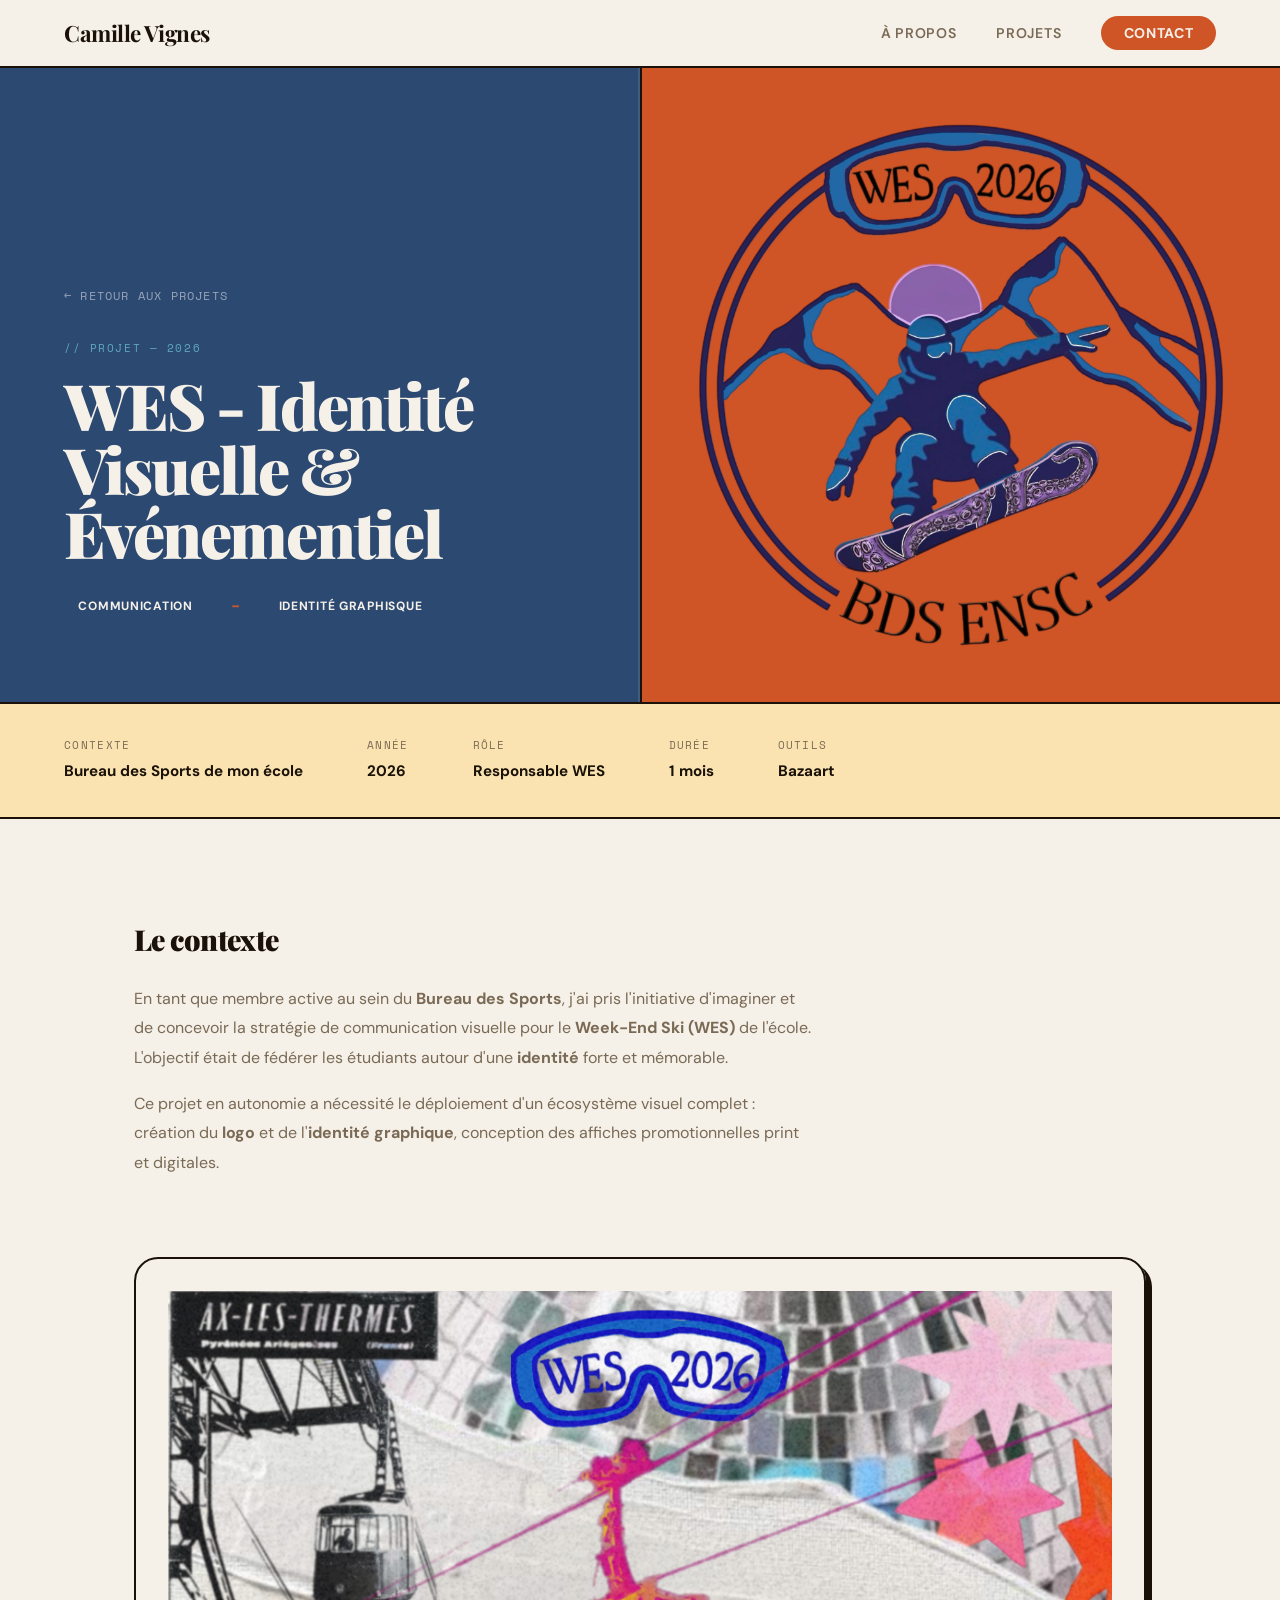
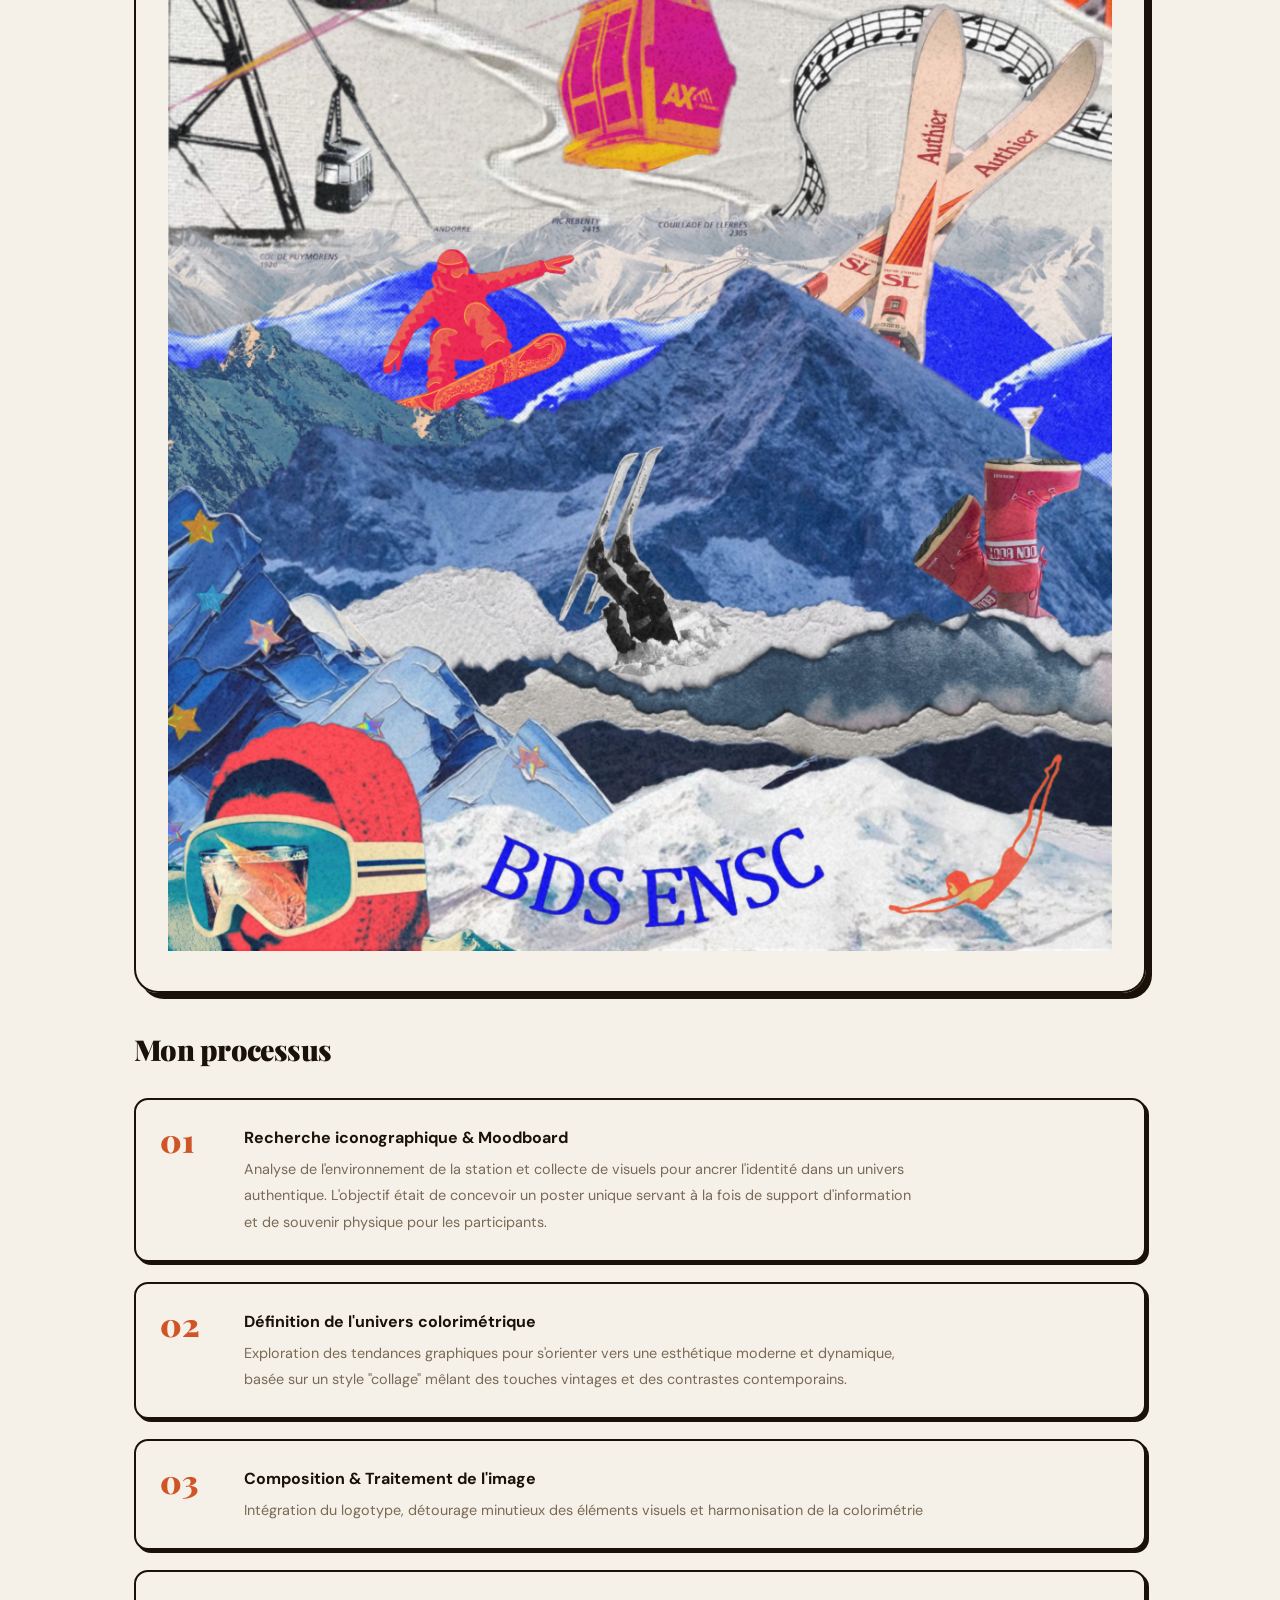
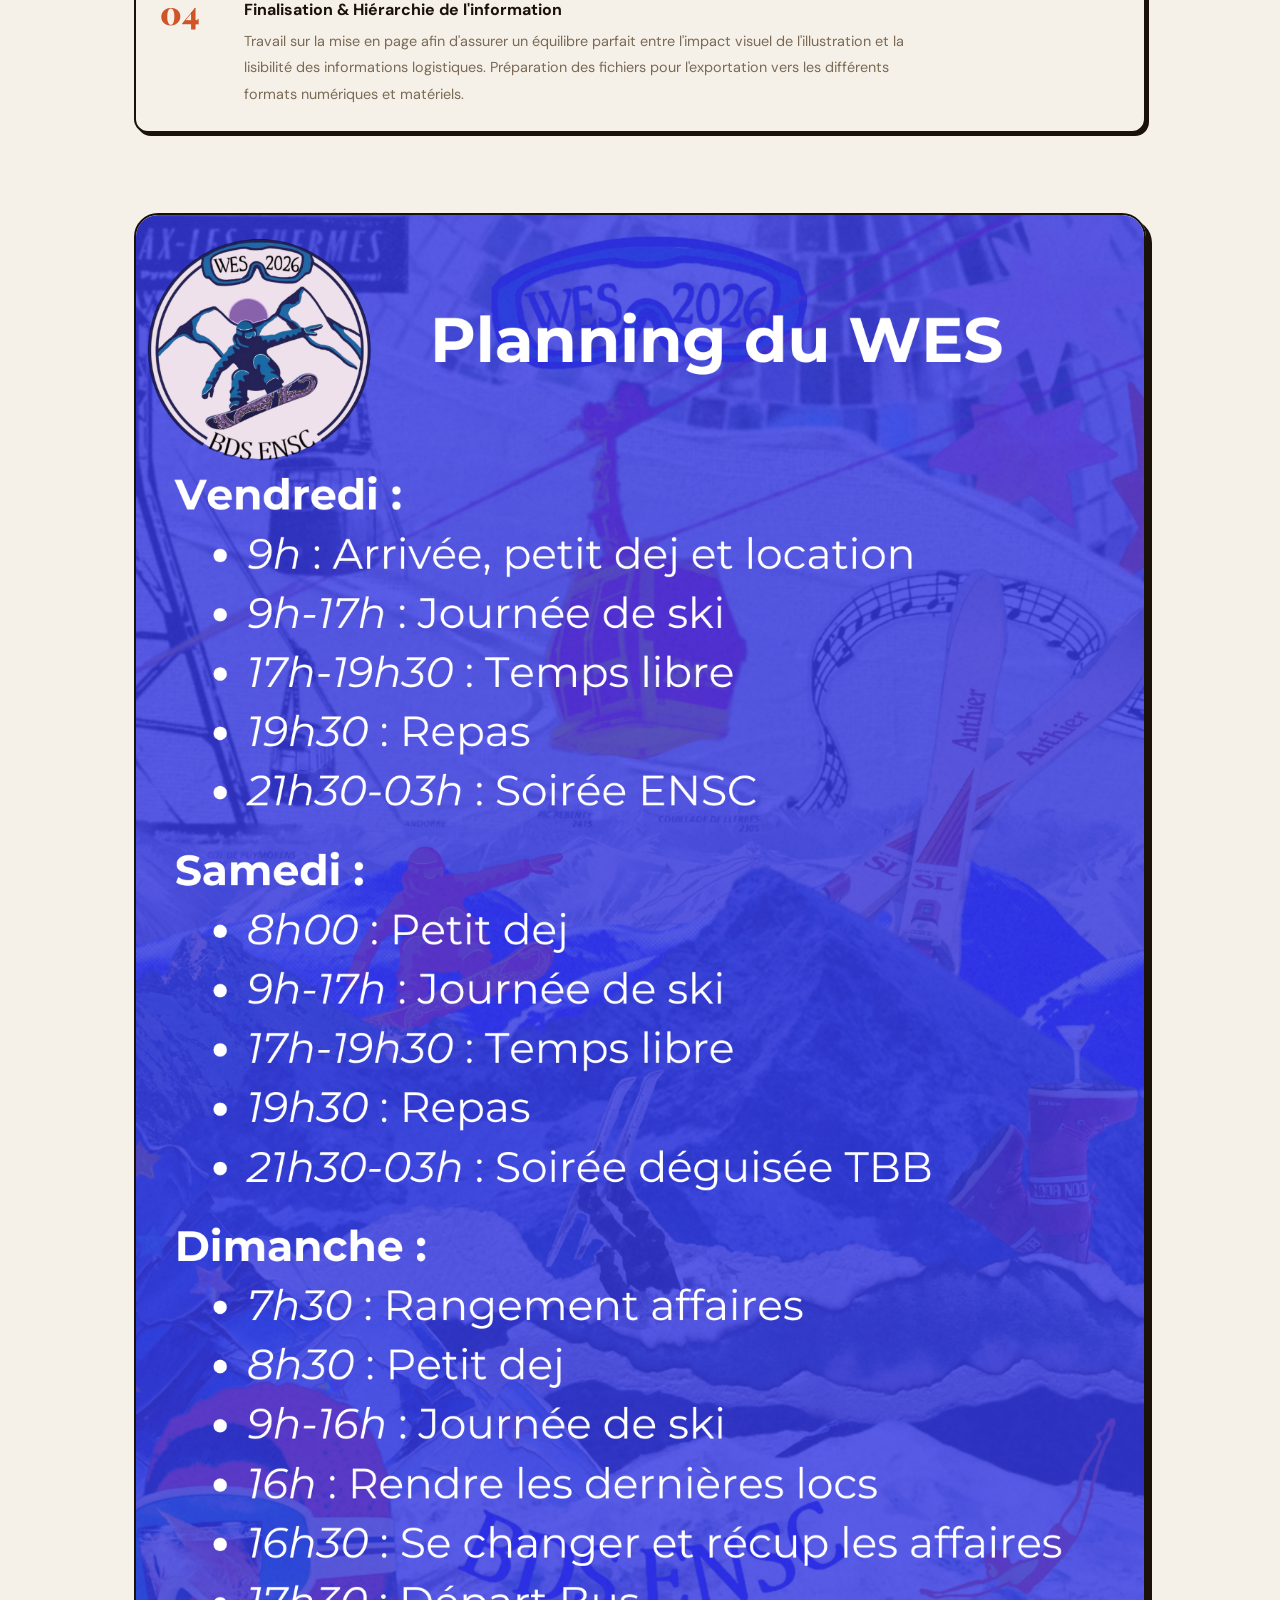
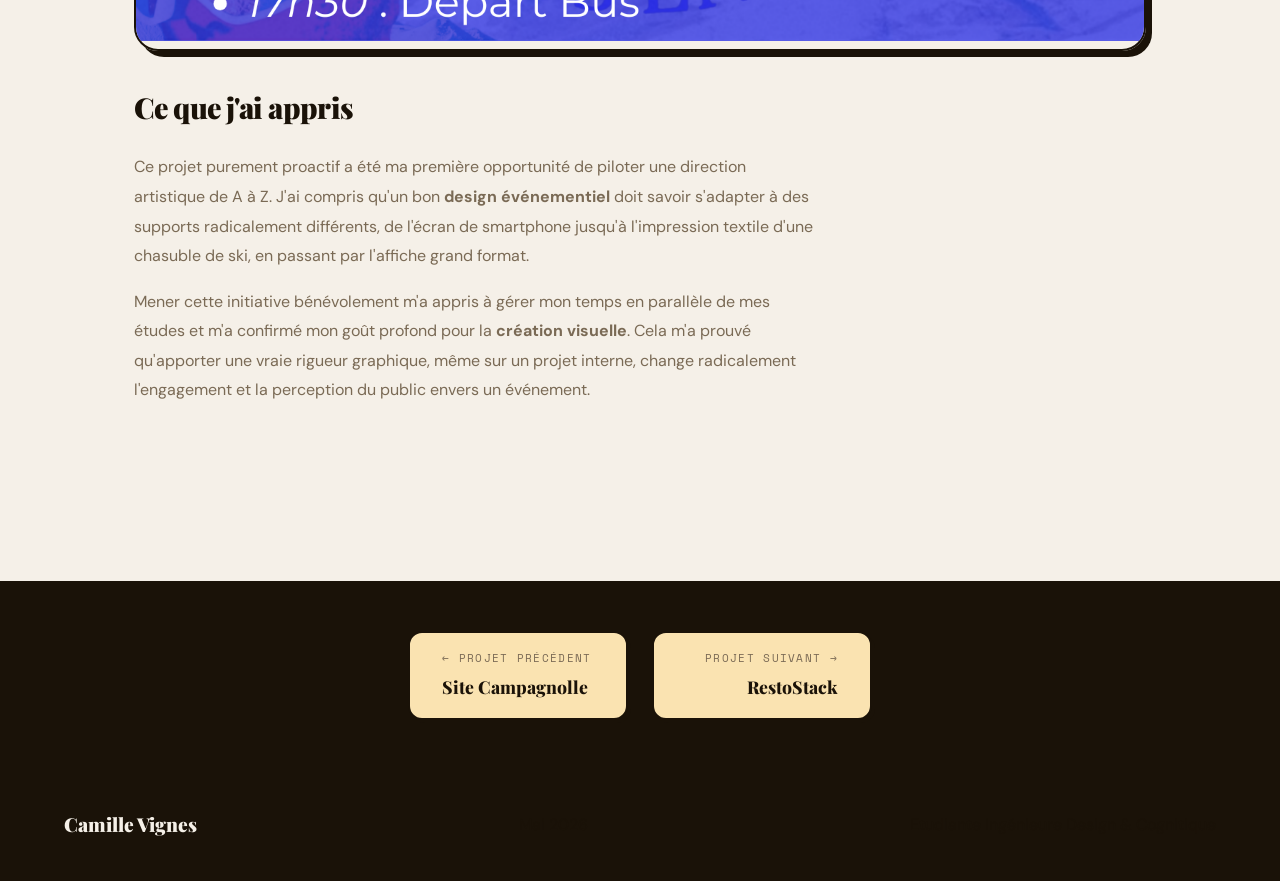
<file: Pages/projet4.html>
<!DOCTYPE html>
<html lang="fr">
<head>
  <meta charset="UTF-8" />
  <meta name="viewport" content="width=device-width, initial-scale=1.0" />
  <title>Projet 4</title>
  <link rel="icon" type="image/png" href="../favicon.png" />
  <link rel="preconnect" href="https://fonts.googleapis.com" />
  <link rel="preconnect" href="https://fonts.gstatic.com" crossorigin />
  <link href="https://fonts.googleapis.com/css2?family=Playfair+Display:ital,wght@0,700;0,900;1,700&family=DM+Sans:wght@400;500;600;700&family=Space+Mono&display=swap" rel="stylesheet" />
  <link rel="stylesheet" href="../Style/style.css" />
  <link rel="stylesheet" href="../Style/stylePage.css" />
</head>
<body>

  <!-- ─── NAV ─── -->
  <nav>
    <a href="../index.html" class="nav-logo">Camille Vignes</a>
    <ul class="nav-links">
      <li><a href="../index.html#about">À propos</a></li>
      <li><a href="../index.html#projets">Projets</a></li>
      <li><a href="../index.html#contact" class="nav-cta">Contact</a></li>
    </ul>
  </nav>

  <!-- ─── HERO PROJET ─── -->
  <section class="proj-hero">
    <div class="proj-hero-left">
      <a href="../index.html#projets" class="proj-back">← Retour aux projets</a>
      <p class="proj-hero-tag">// Projet — 2026</p>
      <h1 class="proj-hero-title">WES - Identité Visuelle & Événementiel</h1>
      <div class="proj-hero-tags">
        <span class="proj-hero-tag-item">Communication</span>
        <span class="proj-hero-tag-sep"><b>-</b></span>
        <span class="proj-hero-tag-item">Identité Graphisque</span>
      </div>
    </div>
    <div class="proj-hero-right">
        <img src="../Archive/WES-logo.png" alt="aperçu projet" style="width:100%; height:100%; object-fit:cover;" />
    </div>
  </section>

  <!-- ─── META BAR ─── -->
  <div class="proj-meta-bar">
    <div class="proj-meta-item">
      <span class="proj-meta-label">Contexte</span>
      <span class="proj-meta-value">Bureau des Sports de mon école</span>
    </div>
    <div class="proj-meta-item">
      <span class="proj-meta-label">Année</span>
      <span class="proj-meta-value">2026</span>
    </div>
    <div class="proj-meta-item">
      <span class="proj-meta-label">Rôle</span>
      <span class="proj-meta-value">Responsable WES</span>
    </div>
    <div class="proj-meta-item">
      <span class="proj-meta-label">Durée</span>
      <span class="proj-meta-value">1 mois</span>
    </div>
    <div class="proj-meta-item">
      <span class="proj-meta-label">Outils</span>
      <span class="proj-meta-value">Bazaart</span>
    </div>
  </div>

  <!-- ─── CONTENU ─── -->
  <div class="proj-content">

    <!-- Contexte -->
    <div class="proj-section">
      <h2 class="proj-section-title">Le contexte</h2>
      <p>En tant que membre active au sein du <b>Bureau des Sports</b>, j'ai pris l'initiative d'imaginer et de concevoir la stratégie de communication visuelle pour le <b>Week-End Ski (WES)</b> de l'école. L'objectif était de fédérer les étudiants autour d'une <b>identité</b> forte et mémorable.</p>
      <p>Ce projet en autonomie a nécessité le déploiement d'un écosystème visuel complet : création du <b>logo</b> et de l'<b>identité graphique</b>, conception des affiches promotionnelles print et digitales.</p>
    </div>
    <!-- Image principale -->
    <div class="proj-image-block">
        <img src="../Archive/WES-poster.png " alt="affiche WES" style="width:100%; height:100%; object-fit:contain; padding:2rem;"/>
    </div>

    <!-- Process -->
    <div class="proj-section">
      <h2 class="proj-section-title">Mon processus</h2>
      <div class="proj-steps">
        <div class="proj-step">
          <div class="proj-step-num">01</div>
          <div>
            <div class="proj-step-title">Recherche iconographique & Moodboard</div>
            <p>Analyse de l'environnement de la station et collecte de visuels pour ancrer l'identité dans un univers authentique. L'objectif était de concevoir un poster unique servant à la fois de support d'information et de souvenir physique pour les participants.</p>
          </div>
        </div>
        <div class="proj-step">
          <div class="proj-step-num">02</div>
          <div>
            <div class="proj-step-title">Définition de l'univers colorimétrique</div>
            <p>Exploration des tendances graphiques pour s'orienter vers une esthétique moderne et dynamique, basée sur un style "collage" mêlant des touches vintages et des contrastes contemporains.</p>
          </div>
        </div>
        <div class="proj-step">
          <div class="proj-step-num">03</div>
          <div>
            <div class="proj-step-title">Composition & Traitement de l'image</div>
            <p>Intégration du logotype, détourage minutieux des éléments visuels et harmonisation de la colorimétrie</p>
          </div>
        </div>
        <div class="proj-step">
          <div class="proj-step-num">04</div>
          <div>
            <div class="proj-step-title">Finalisation & Hiérarchie de l'information</div>
            <p>Travail sur la mise en page afin d'assurer un équilibre parfait entre l'impact visuel de l'illustration et la lisibilité des informations logistiques. Préparation des fichiers pour l'exportation vers les différents formats numériques et matériels.</p>
          </div>
        </div>
      </div>
    </div>

    <!-- Seconde image -->
    <div class="proj-image-block">
        <img src="../Archive/WES-planning.png " alt="planning WES" style="width:100%; height:100%; object-fit:cover;"/>
    </div>

    <!-- Apprentissages -->
    <div class="proj-section">
      <h2 class="proj-section-title">Ce que j'ai appris</h2>
      <p>Ce projet purement proactif a été ma première opportunité de piloter une direction artistique de A à Z. J'ai compris qu'un bon <b>design événementiel</b> doit savoir s'adapter à des supports radicalement différents, de l'écran de smartphone jusqu'à l'impression textile d'une chasuble de ski, en passant par l'affiche grand format.</p>
      <p>Mener cette initiative bénévolement m'a appris à gérer mon temps en parallèle de mes études et m'a confirmé mon goût profond pour la <b>création visuelle</b>. Cela m'a prouvé qu'apporter une vraie rigueur graphique, même sur un projet interne, change radicalement l'engagement et la perception du public envers un événement.</p>
    </div>

  </div>

  <!-- ─── NAV PROJETS ─── -->
  <div class="proj-nav">
    <a href="projet3.html" class="proj-nav-item">
      <span class="proj-nav-dir">← Projet précédent</span>
      <span class="proj-nav-name">Site Campagnolle</span>
    </a>
    <a href="projet5.html" class="proj-nav-item" style="text-align:right">
      <span class="proj-nav-dir">Projet suivant →</span>
      <span class="proj-nav-name">RestoStack</span>
    </a>
  </div>

  <!-- ─── FOOTER ─── -->
  <footer>
    <span class="footer-logo">Camille Vignes</span>
    <p>Mai 2026</p>
    <p>Etudiante Ingénieure Design & Cognitique</p>
  </footer>

</body>
</html>
</file>
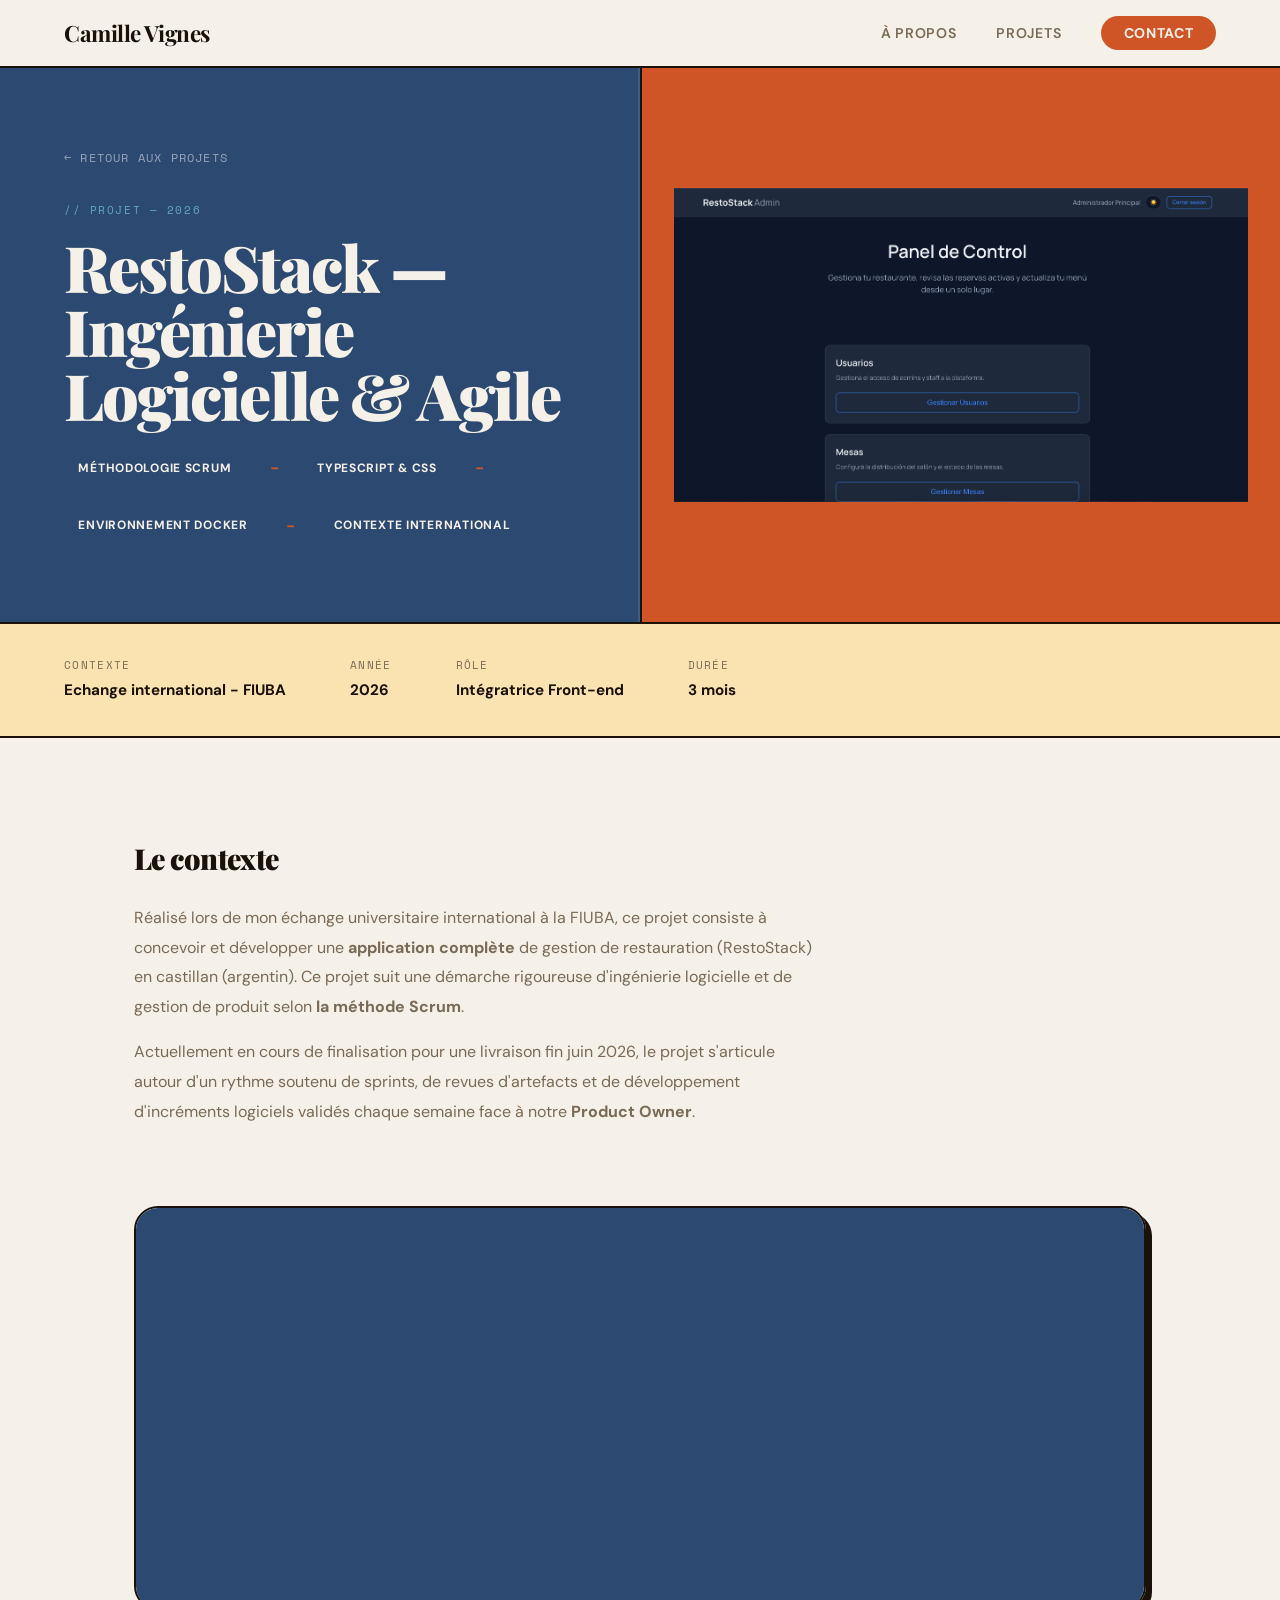
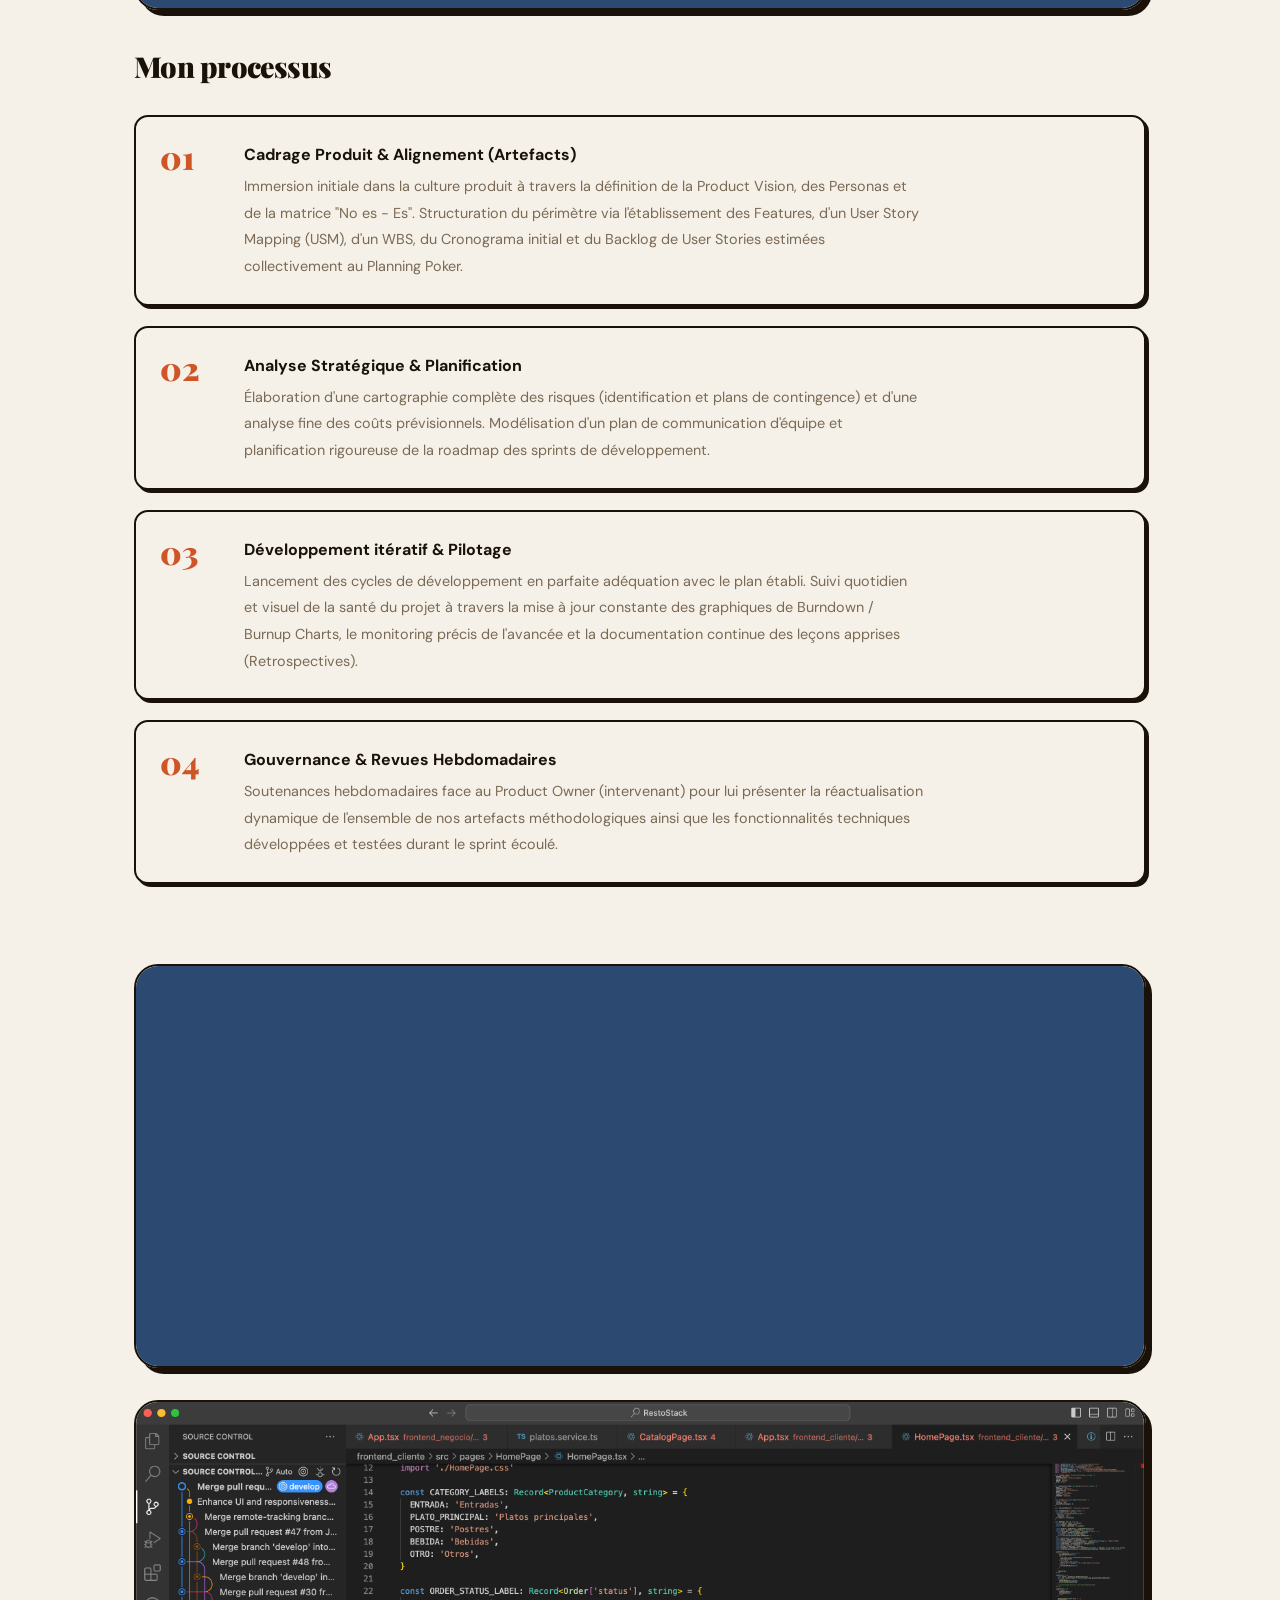
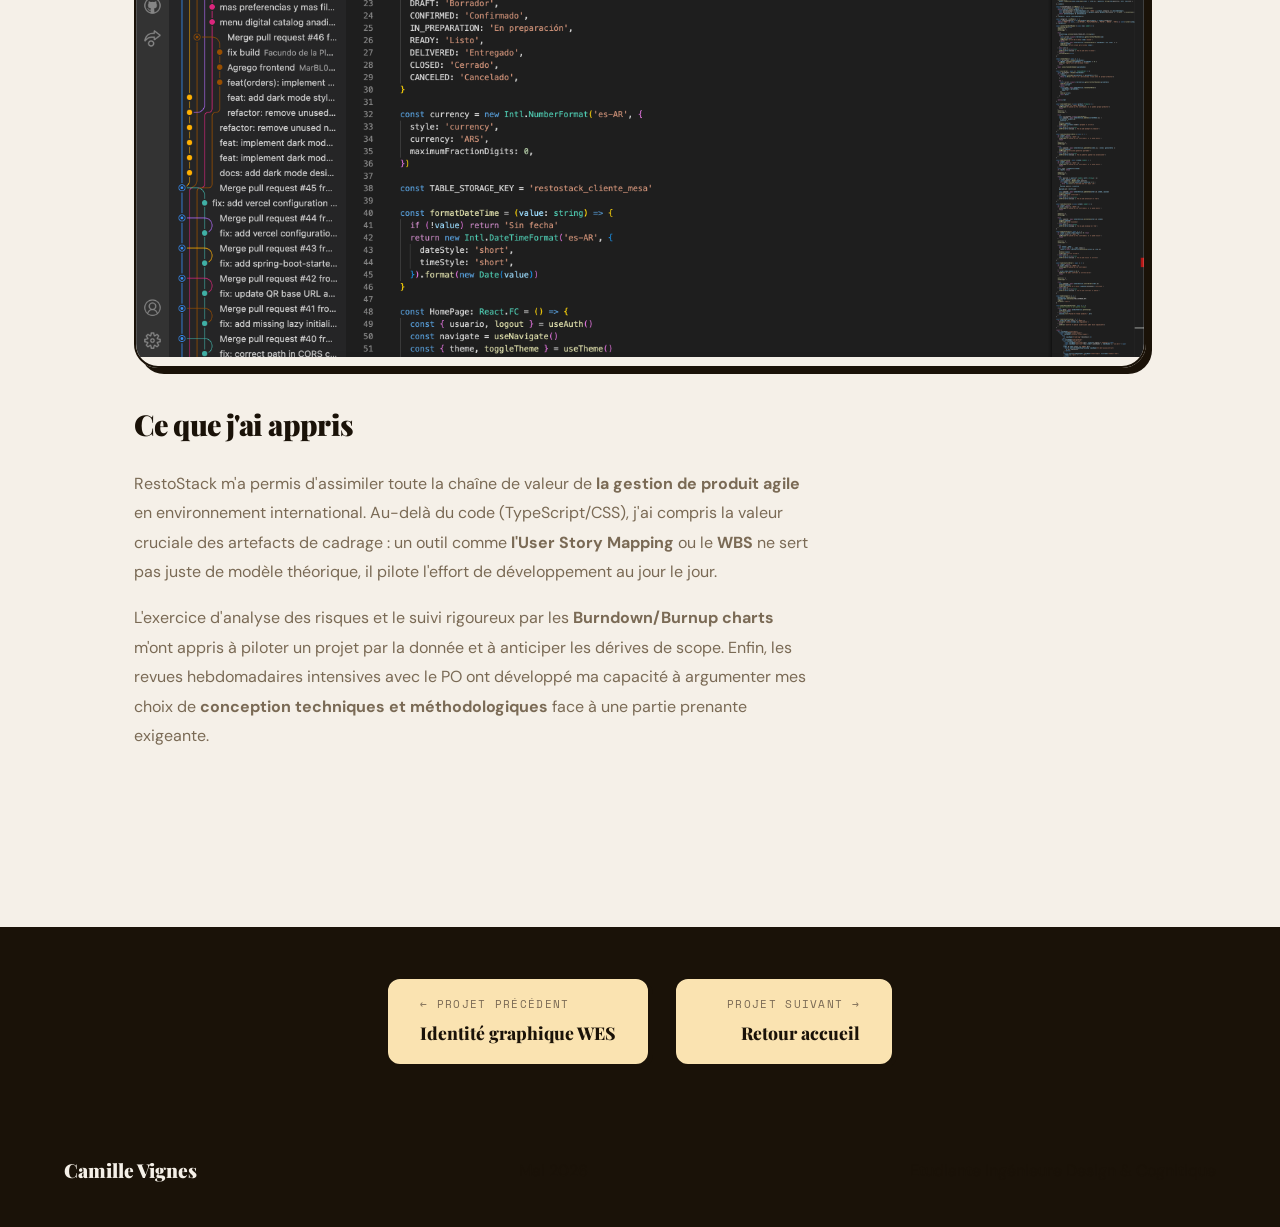
<file: Pages/projet5.html>
<!DOCTYPE html>
<html lang="fr">
<head>
  <meta charset="UTF-8" />
  <meta name="viewport" content="width=device-width, initial-scale=1.0" />
  <title>Projet 5</title>
  <link rel="icon" type="image/png" href="../favicon.png" />
  <link rel="preconnect" href="https://fonts.googleapis.com" />
  <link rel="preconnect" href="https://fonts.gstatic.com" crossorigin />
  <link href="https://fonts.googleapis.com/css2?family=Playfair+Display:ital,wght@0,700;0,900;1,700&family=DM+Sans:wght@400;500;600;700&family=Space+Mono&display=swap" rel="stylesheet" />
  <link rel="stylesheet" href="../Style/style.css" />
  <link rel="stylesheet" href="../Style/stylePage.css" />
</head>
<body>

  <!-- ─── NAV ─── -->
  <nav>
    <a href="../index.html" class="nav-logo">Camille Vignes</a>
    <ul class="nav-links">
      <li><a href="../index.html#about">À propos</a></li>
      <li><a href="../index.html#projets">Projets</a></li>
      <li><a href="../index.html#contact" class="nav-cta">Contact</a></li>
    </ul>
  </nav>

  <!-- ─── HERO PROJET ─── -->
  <section class="proj-hero">
    <div class="proj-hero-left">
      <a href="../index.html#projets" class="proj-back">← Retour aux projets</a>
      <p class="proj-hero-tag">// Projet — 2026</p>
      <h1 class="proj-hero-title">RestoStack — Ingénierie Logicielle & Agile</h1>
      <div class="proj-hero-tags">
        <span class="proj-hero-tag-item">Méthodologie Scrum</span>
        <span class="proj-hero-tag-sep"><b>-</b></span>
        <span class="proj-hero-tag-item">TypeScript & CSS</span>
        <span class="proj-hero-tag-sep"><b>-</b></span>
        <span class="proj-hero-tag-item">Environnement Docker</span>
        <span class="proj-hero-tag-sep"><b>-</b></span>
        <span class="proj-hero-tag-item">Contexte international</span>
      </div>
    </div>
    <div class="proj-hero-right">
        <img src="../Archive/restostack-admin.png" alt="aperçu projet" style="width:100%; height:100%; object-fit:contain; padding:2rem;" />
    </div>
  </section>

  <!-- ─── META BAR ─── -->
  <div class="proj-meta-bar">
    <div class="proj-meta-item">
      <span class="proj-meta-label">Contexte</span>
      <span class="proj-meta-value">Echange international - FIUBA</span>
    </div>
    <div class="proj-meta-item">
      <span class="proj-meta-label">Année</span>
      <span class="proj-meta-value">2026</span>
    </div>
    <div class="proj-meta-item">
      <span class="proj-meta-label">Rôle</span>
      <span class="proj-meta-value">Intégratrice Front-end </span>
    </div>
    <div class="proj-meta-item">
      <span class="proj-meta-label">Durée</span>
      <span class="proj-meta-value">3 mois</span>
    </div>
   </div>

  <!-- ─── CONTENU ─── -->
  <div class="proj-content">

    <!-- Contexte -->
    <div class="proj-section">
      <h2 class="proj-section-title">Le contexte</h2>
      <p>Réalisé lors de mon échange universitaire international à la FIUBA, ce projet consiste à concevoir et développer une <b>application complète</b> de gestion de restauration (RestoStack) en castillan (argentin). Ce projet suit une démarche rigoureuse d'ingénierie logicielle et de gestion de produit selon <b>la méthode Scrum</b>.</p>
      <p>Actuellement en cours de finalisation pour une livraison fin juin 2026, le projet s'articule autour d'un rythme soutenu de sprints, de revues d'artefacts et de développement d'incréments logiciels validés chaque semaine face à notre <b>Product Owner</b>.</p>
    </div>

    <!-- vidéo principale -->
    <div class="proj-image-block">
        <div class="proj-image-placeholder">
        <iframe 
            width="560" 
            height="315" 
            src="https://www.youtube.com/embed/DTAVepaIkB0"
            title="restostack cliente"
            frameborder="0"
            allow="accelerometer; autoplay; clipboard-write; encrypted-media; gyroscope; picture-in-picture"
            allowfullscreen>
        </iframe>
        </div>
    </div>

    <!-- Process -->
    <div class="proj-section">
      <h2 class="proj-section-title">Mon processus</h2>
      <div class="proj-steps">
        <div class="proj-step">
          <div class="proj-step-num">01</div>
          <div>
            <div class="proj-step-title">Cadrage Produit & Alignement (Artefacts)</div>
            <p>Immersion initiale dans la culture produit à travers la définition de la Product Vision, des Personas et de la matrice "No es - Es". Structuration du périmètre via l'établissement des Features, d'un User Story Mapping (USM), d'un WBS, du Cronograma initial et du Backlog de User Stories estimées collectivement au Planning Poker.</p>
          </div>
        </div>
        <div class="proj-step">
          <div class="proj-step-num">02</div>
          <div>
            <div class="proj-step-title">Analyse Stratégique & Planification</div>
            <p>Élaboration d'une cartographie complète des risques (identification et plans de contingence) et d'une analyse fine des coûts prévisionnels. Modélisation d'un plan de communication d'équipe et planification rigoureuse de la roadmap des sprints de développement.</p>
          </div>
        </div>
        <div class="proj-step">
          <div class="proj-step-num">03</div>
          <div>
            <div class="proj-step-title">Développement itératif & Pilotage</div>
            <p>Lancement des cycles de développement en parfaite adéquation avec le plan établi. Suivi quotidien et visuel de la santé du projet à travers la mise à jour constante des graphiques de Burndown / Burnup Charts, le monitoring précis de l'avancée et la documentation continue des leçons apprises (Retrospectives).</p>
          </div>
        </div>
        <div class="proj-step">
          <div class="proj-step-num">04</div>
          <div>
            <div class="proj-step-title">Gouvernance & Revues Hebdomadaires</div>
            <p>Soutenances hebdomadaires face au Product Owner (intervenant) pour lui présenter la réactualisation dynamique de l'ensemble de nos artefacts méthodologiques ainsi que les fonctionnalités techniques développées et testées durant le sprint écoulé.</p>
          </div>
        </div>
      </div>
    </div>

    <!-- Seconde vidéo -->
<div class="proj-image-block">
    <div class="proj-image-placeholder">
      <iframe 
        width="560" 
        height="315" 
        src="https://www.youtube.com/embed/beAFCsYafeo"
        title="restostack cliente"
        frameborder="0"
        allow="accelerometer; autoplay; clipboard-write; encrypted-media; gyroscope; picture-in-picture"
        allowfullscreen>
      </iframe>
    </div>
  </div>

    <!-- Mon code -->
    <div class="proj-image-block">
        <img src="../Archive/restostack-code.png " alt="figma maiteou" style="width:100%; height:100%; object-fit:cover;"/>
    </div>

    <!-- Apprentissages -->
    <div class="proj-section">
      <h2 class="proj-section-title">Ce que j'ai appris</h2>
      <p>RestoStack m'a permis d'assimiler toute la chaîne de valeur de <b>la gestion de produit agile</b> en environnement international. Au-delà du code (TypeScript/CSS), j'ai compris la valeur cruciale des artefacts de cadrage : un outil comme <b>l'User Story Mapping</b> ou le <b>WBS</b> ne sert pas juste de modèle théorique, il pilote l'effort de développement au jour le jour.</p>
      <p>L'exercice d'analyse des risques et le suivi rigoureux par les <b>Burndown/Burnup charts</b> m'ont appris à piloter un projet par la donnée et à anticiper les dérives de scope. Enfin, les revues hebdomadaires intensives avec le PO ont développé ma capacité à argumenter mes choix de <b>conception techniques et méthodologiques</b> face à une partie prenante exigeante.</p>
    </div>

  </div>

  <!-- ─── NAV PROJETS ─── -->

  <div class="proj-nav">
    <a href="projet4.html" class="proj-nav-item">
      <span class="proj-nav-dir">← Projet précédent</span>
      <span class="proj-nav-name">Identité graphique WES</span>
    </a>
    <a href="../index.html" class="proj-nav-item" style="text-align:right">
      <span class="proj-nav-dir">Projet suivant →</span>
      <span class="proj-nav-name">Retour accueil</span>
    </a>
  </div>
  
  

  <!-- ─── FOOTER ─── -->
  <footer>
    <span class="footer-logo">Camille Vignes</span>
    <p>Mai 2026</p>
    <p>Etudiante Ingénieure Design & Cognitique</p>
  </footer>

</body>
</html>
</file>
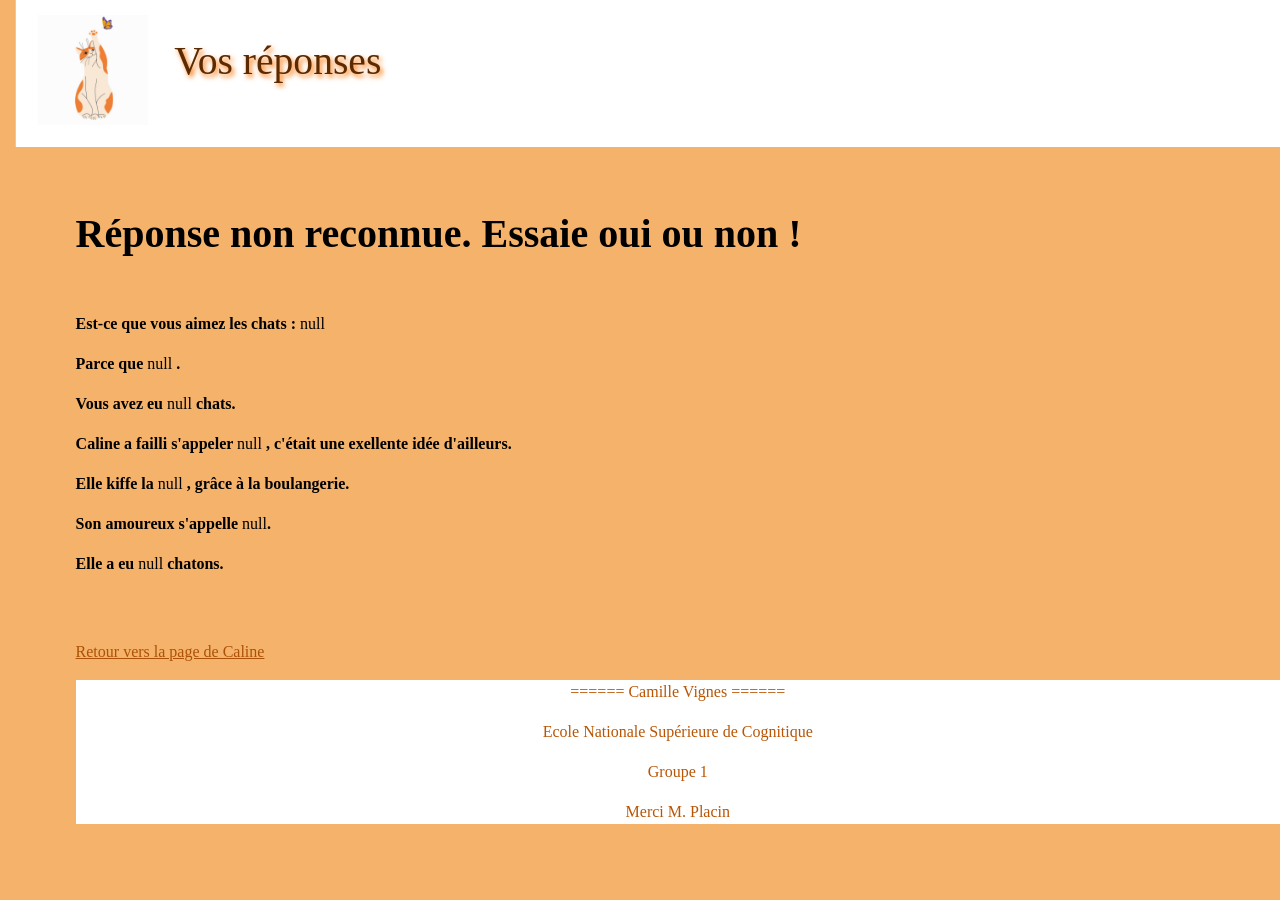
<file: Calinette/pages/formulairereponse.html>
<!DOCTYPE html>
<html>

<!-- head avec boostrap, lien vers le css, titre, favicon et javascript -->
<head>
    <meta charset="utf-8" />
    <link
      href="https://cdn.jsdelivr.net/npm/bootstrap@5.3.0/dist/css/bootstrap.min.css"
      rel="stylesheet"
    />
    <link rel="stylesheet" href="../style/styleformulairereponse.CSS" />
	<link rel="icon" type="image/png" href="../images/favicon.ico">
    <title>Réponses</title>

	<!-- javascript -->	
    <script>

		// fonction pour répondre quelque chose de différent si la personne aime les chats et si elle ne les aime pas
      	function repondre(aimerleschats) {
        const responseDiv = document.getElementById("aimerleschats");

        if (aimerleschats === "oui") {
          responseDiv.textContent =
            "Incroyableeeeeee, tu fais partie de la tier liste des gens super stylés !!!!!! ";
        } else if (aimerleschats === "non") {
          responseDiv.textContent =
            "TU ES TROP NASEEEEEEEEEEEEEEEEEEE !!!!!!!!! ";
        } else {
          responseDiv.textContent =
            "Réponse non reconnue. Essaie oui ou non !";
        }
      }

	  // Récupérer les infos de mon questionnaire qui ont été enregistrées grâce à la méthode get
      document.addEventListener("DOMContentLoaded", () => {
        // Récupérer les paramètres get de ma page principale
        const urlParams = new URLSearchParams(window.location.search);
        const aimerleschats = urlParams.get("aimerleschats");
        const pourquoi = urlParams.get("pourquoi");
        const nombrechat = urlParams.get("nombrechat");
        const nom = urlParams.get("nom");
        const nourriture = urlParams.get("nourriture");
        const amoureux = urlParams.get("amoureux");
        const chatons = urlParams.get("chatons");

        // Appeler la fonction plus haut pour afficher une réponse en fonction de aimerleschats
        repondre(aimerleschats);

        // Afficher les réponses intégrées dans des phrases
        document.getElementById("result").innerHTML = `
			<p><strong>Est-ce que vous aimez les chats :</strong> ${aimerleschats}</p>
			<p><strong>Parce que </strong> ${pourquoi} <strong>.</strong></p>
			<p><strong>Vous avez eu </strong> ${nombrechat} <strong>chats.</strong></p>
			<p><strong>Caline a failli s'appeler </strong> ${nom} <strong>, c'était une exellente idée d'ailleurs. </strong></p>
			<p><strong>Elle kiffe la </strong> ${nourriture} <strong>, grâce à la boulangerie.</strong></p>
			<p><strong>Son amoureux s'appelle </strong> ${amoureux}<strong>.</strong></p>
			<p><strong>Elle a eu </strong> ${chatons} <strong>chatons.</strong></p>
		  `;
      });
    </script>
</head>

<!-- body avec header, footer et paragraphes de ma page -->
<body>
	<!-- header avec logo, titre-->
    <header>
      	<div class="header-bar">
        	<img
          	src="../images/logo.jpg"
         	 alt="Logo"
          	style="height: 100px; vertical-align: middle"
        	/>
        	<nav style="display: inline-block; margin-left: 20px">
          		<h1>Vos réponses</h1>
        	</nav>
      	</div>
    </header>
	<!-- paragraphe pour écrire la réponse aux paramètres enregistrés dans le questionnaire : on appelle le javascript plus haut-->
	<p>
		</br>
		</br>
		<div id="aimerleschats"></div>
		</br>
		</br>
		<div id="result"></div>
		</br>
		</br>
		<!--lien vers ma page principale-->
		<a href="travail_projet.html">Retour vers la page de Caline</a>
	</p>

	<!-- bas de page-->
	<footer>
		<p> ======  Camille Vignes  ====== </p>
		<p>Ecole Nationale Supérieure de Cognitique</p>
		<p>Groupe 1</p>
		<p>Merci M. Placin</p>	
	</footer>

</body>
</html>
</file>
<file: Style/style.css>
/* ─── RESET & ROOT ─────────────── */
*, *::before, *::after { box-sizing: border-box; margin: 0; padding: 0; }

:root {
  --c-cream:    #F5F0E8;
  --c-orange:   #CF5527;
  --c-navy:     #2C4971;
  --c-olive:    #6B7A2A;
  --c-red:      #7D2027;
  --c-sand:     #FAE3B1;
  --c-sky:      #5FA8C2;
  --c-brown:    #673C34;
  --c-ink:      #1A1208;
  --c-muted:    #7A6A55;

  --font-display: 'Playfair Display', serif;
  --font-body:    'DM Sans', sans-serif;
  --font-mono:    'Space Mono', monospace;

  --nav-h: 68px;
  --radius-sm: 6px;
  --radius-md: 14px;
  --radius-lg: 24px;
  --radius-pill: 999px;
}

html { scroll-behavior: smooth; }

body {
  background: var(--c-cream);
  color: var(--c-ink);
  font-family: var(--font-body);
  font-size: 16px;
  line-height: 1.7;
  overflow-x: hidden;
  cursor: default;
}

/* ─── NAV ─────────────────────────────────────────────────── */
nav {
  position: fixed; top: 0; left: 0; right: 0; z-index: 100;
  height: var(--nav-h);
  display: flex; align-items: center; justify-content: space-between;
  padding: 0 5vw;
  background: var(--c-cream);
  border-bottom: 2px solid var(--c-ink);
}

.nav-logo {
  font-family: var(--font-display);
  font-size: 1.4rem; font-weight: 700;
  color: var(--c-ink);
  text-decoration: none;
  letter-spacing: -.02em;
}

.nav-links { display: flex; gap: 2.5rem; list-style: none; align-items: center; }
.nav-links a {
  color: var(--c-muted); text-decoration: none;
  font-size: .88rem; font-weight: 600;
  letter-spacing: .05em; text-transform: uppercase;
  transition: color .2s;
}
.nav-links a:hover { color: var(--c-orange); }

.nav-cta {
  background: var(--c-orange) !important;
  color: var(--c-cream) !important;
  padding: .5rem 1.4rem;
  border-radius: var(--radius-pill);
  font-weight: 700 !important;
  transition: background .2s !important;
}
.nav-cta:hover { background: var(--c-red) !important; color: var(--c-cream) !important; }

/* ─── HERO ─────────────────────────────────────────────────── */
#hero {
  min-height: 100vh;
  padding-top: var(--nav-h);
  display: grid;
  grid-template-columns: 1fr 1fr;
  border-bottom: 2px solid var(--c-ink);
}

.hero-left {
  padding: 6rem 5vw 5rem;
  display: flex; flex-direction: column; justify-content: center;
  border-right: 2px solid var(--c-ink);
}

.hero-right {
  background: var(--c-navy);
  display: flex; flex-direction: column;
  justify-content: center;
  padding: 4rem 4rem 3.5rem;
  position: relative;
  overflow: hidden;
}

.hero-right-deco {
  position: absolute;
  top: -60px; right: -60px;
  width: 320px; height: 320px;
  border-radius: 50%;
  background: var(--c-orange);
  opacity: .18;
}
.hero-right-deco2 {
  position: absolute;
  bottom: 40px; left: -40px;
  width: 180px; height: 180px;
  border-radius: 50%;
  background: var(--c-sky);
  opacity: .2;
}

.hero-eyebrow {
  display: inline-flex; align-items: center; gap: .6rem;
  font-family: var(--font-mono);
  font-size: .75rem; letter-spacing: .1em;
  color: var(--c-orange); text-transform: uppercase;
  margin-bottom: 1.5rem;
}
.eyebrow-line { width: 32px; height: 2px; background: var(--c-orange); }

.hero-title {
  font-family: var(--font-display);
  font-size: clamp(3.5rem, 6vw, 6.5rem);
  font-weight: 900; line-height: .95;
  letter-spacing: -.04em;
  margin-bottom: 2rem;
}
.hero-title .stroke {
  -webkit-text-stroke: 2px var(--c-ink);
  color: transparent;
}
.hero-title .filled { color: var(--c-orange); }


.hero-actions { display: flex; gap: 1rem; flex-wrap: wrap; }

.btn {
  display: inline-flex; align-items: center; gap: .5rem;
  padding: .9rem 2rem;
  border-radius: var(--radius-pill);
  font-family: var(--font-body);
  font-weight: 700; font-size: .9rem;
  text-decoration: none; cursor: pointer;
  transition: transform .2s, background .2s;
  border: 2px solid transparent;
}
.btn:hover { transform: translateY(-2px); }

.btn-primary {
  background: var(--c-orange);
  color: var(--c-cream);
  border-color: var(--c-orange);
}
.btn-primary:hover { background: var(--c-red); border-color: var(--c-red); }

.btn-ghost {
  background: transparent;
  border-color: var(--c-ink);
  color: var(--c-ink);
}
.btn-ghost:hover { background: var(--c-ink); color: var(--c-cream); }

/* Right side content */

.hero-photo {
  position: absolute;
  bottom: 0;
  right: 0;
  height: 85%;
  width: auto;
  object-fit: cover;
  opacity: 0.4;
  z-index: 0;
}

.hero-label {
  font-family: var(--font-mono);
  font-size: .7rem; letter-spacing: .12em;
  color: var(--c-sky); text-transform: uppercase;
  margin-bottom: 1.5rem;
  z-index: 1;
}
.hero-quote {
  font-family: var(--font-body);
  font-size: 1rem;
  font-weight: 400;
  line-height: 1.7;
  color: var(--c-cream);
  margin-bottom: 3rem;
  z-index: 1;
}
.hero-quote em { color: var(--c-sand); font-style: italic; z-index: 1;}

.hero-tags { display: flex; gap: .6rem; flex-wrap: wrap; overflow: visible; position: relative; z-index: 1; }
.hero-tag {
  font-size: .75rem; font-weight: 700;
  letter-spacing: .06em; text-transform: uppercase;
  padding: .4rem .9rem;
  color: #F5F0E8;
  position: relative;
  z-index: 1;
}

.hero-tag-sep {
  color: #CF5527 !important;
  position: relative;
  z-index: 1;
}

/* ─── SECTION COMMON ───────────────────────────────────────── */
section { position: relative; }
.section-inner { max-width: 1140px; margin: 0 auto; padding: 7rem 5vw; }

.section-tag {
  font-family: var(--font-mono);
  font-size: .72rem; font-weight: 400;
  letter-spacing: .14em; text-transform: uppercase;
  color: var(--c-orange);
  display: block; margin-bottom: .75rem;
}
.section-title {
  font-family: var(--font-display);
  font-size: clamp(2.2rem, 4.5vw, 4rem);
  font-weight: 900; line-height: 1.05;
  letter-spacing: -.03em;
  margin-bottom: 3.5rem;
}

/* ─── ABOUT ─────────────────────────────────────────────────── */
#about { background: var(--c-sand); border-top: 2px solid var(--c-ink); border-bottom: 2px solid var(--c-ink); }

.about-grid {
  display: grid;
  grid-template-columns: 1fr 1.1fr;
  gap: 6rem; align-items: center;
}

.about-text { display: flex; flex-direction: column; gap: 0; }
.about-text p { color: var(--c-muted); margin-bottom: 1.25rem; }
.about-text strong { color: var(--c-ink); }

.about-stats {
  display: grid; grid-template-columns: repeat(3, 1fr);
  gap: 1rem; margin-top: 2rem;
}
.stat-box {
  background: var(--c-cream);
  border: 2px solid var(--c-ink);
  border-radius: var(--radius-md);
  padding: 1.25rem 1rem;
  box-shadow: 3px 3px 0 var(--c-ink);
  text-align: center;
}
.stat-num {
  font-family: var(--font-display);
  font-size: 2.2rem; font-weight: 900;
  color: var(--c-orange); line-height: 1;
}
.stat-label { font-size: .78rem; color: var(--c-muted); font-weight: 600; margin-top: .25rem; }

/* ─── PROJETS ───────────────────────────────────────────────── */
#projets { background: var(--c-cream); border-bottom: 2px solid var(--c-ink); }

.projects-list { display: flex; flex-direction: column; gap: 0; }

.project-row {
  display: grid;
  grid-template-columns: 80px 1fr auto;
  align-items: center;
  gap: 2rem;
  padding: 2rem 0;
  border-top: 1.5px solid rgba(26,18,8,.15);
  transition: background .2s;
  cursor: pointer;
}
.project-row:last-child { border-bottom: 1.5px solid rgba(26,18,8,.15); }
.project-row:hover { background: var(--c-sand); margin: 0 -2rem; padding: 2rem 2rem; border-radius: var(--radius-md); }

.project-num {
  font-family: var(--font-mono);
  font-size: .75rem; color: var(--c-muted);
  letter-spacing: .05em;
}

.project-info { display: flex; flex-direction: column; gap: .3rem; }
.project-title {
  font-family: var(--font-display);
  font-size: clamp(1.3rem, 2.5vw, 2rem);
  font-weight: 800; line-height: 1.1;
  letter-spacing: -.02em;
}
.project-meta {
  font-size: .82rem; color: var(--c-muted);
  display: flex; gap: .75rem; flex-wrap: wrap;
}

.project-tags-inline { display: flex; gap: .5rem; align-items: center; }
.ptag {
  font-size: .7rem; font-weight: 700; letter-spacing: .06em;
  text-transform: uppercase;
  padding: .3rem .75rem; border-radius: var(--radius-pill);
  border: 1.5px solid;
}
.ptag-orange { color: var(--c-orange); border-color: var(--c-orange); }
.ptag-navy   { color: var(--c-navy);   border-color: var(--c-navy); }
.ptag-olive  { color: var(--c-olive);  border-color: var(--c-olive); }
.ptag-red    { color: var(--c-red);    border-color: var(--c-red); }
.ptag-sky    { color: var(--c-sky);    border-color: var(--c-sky); }

.project-arrow {
  font-size: 1.5rem; color: var(--c-muted);
  transition: color .2s, transform .2s;
}
.project-row:hover .project-arrow { color: var(--c-orange); transform: translate(4px, -4px); }

/* ─── CV ────────────────────────────────────────────────────── */

.cv-box {
  display: grid; grid-template-columns: 1fr auto;
  align-items: center; gap: 4rem;
  background: var(--c-cream);
  border: 2px solid var(--c-ink);
  border-radius: var(--radius-lg);
  padding: 4rem;
  box-shadow: 8px 8px 0 var(--c-ink);
}
.cv-text h2 {
  font-family: var(--font-body);
  font-size: 1.5rem; font-weight: 900;
  letter-spacing: -.03em; margin-bottom: .75rem;
}
.cv-text p { color: var(--c-muted); max-width: 440px; }

/* ─── CONTACT ────────────────────────────────────────────────── */
#contact { background: var(--c-cream); border-bottom: 2px solid var(--c-ink); }

.contact-info p { 
  color: var(--c-muted); margin-bottom: 2rem; 
  margin: 0 auto;
  max-width: 600px;
}

.contact-links { display: flex; flex-direction: column; gap: .75rem; }
.contact-link {
  display: flex; align-items: center; gap: 1rem;
  text-decoration: none;
  padding: 1rem 1.25rem;
  border-radius: var(--radius-md);
  background: var(--c-sand);
  border: 2px solid var(--c-ink);
  color: var(--c-ink);
  font-weight: 600; font-size: .9rem;
  box-shadow: 3px 3px 0 var(--c-ink);
  transition: transform .15s, box-shadow .15s;
}
.contact-link:hover { transform: translate(-2px,-2px); box-shadow: 5px 5px 0 var(--c-ink); }

.cl-icon {
  width: 38px; height: 38px;
  border-radius: var(--radius-sm);
  display: flex; align-items: center; justify-content: center;
  font-size: 1rem; border: 1.5px solid var(--c-ink);
  background: var(--c-cream); flex-shrink: 0;
}

/* ─── FOOTER ─────────────────────────────────────────────────── */
footer {
  background: var(--c-ink);
  padding: 2.5rem 5vw;
  display: flex; align-items: center; justify-content: space-between;
}
.footer-logo {
  font-family: var(--font-display);
  font-weight: 900; font-size: 1.2rem;
  color: var(--c-cream);
}

/* ─── RESPONSIVE ─────────────────────────────────────────────── */
@media (max-width: 900px) {
  #hero                    { grid-template-columns: 1fr; }
  .hero-right              { min-height: 320px; }
  .about-grid              { grid-template-columns: 1fr; }
  .cv-box                  { grid-template-columns: 1fr; text-align: center; }
  .nav-links               { display: none; }
  .project-row             { grid-template-columns: 48px 1fr auto; gap: 1rem; }
}
</file>
<file: Calinette/style/styleindex.CSS>
body {
  font-family: Georgia, "Times New Roman", Times, serif; /* Police d’écriture */
  text-align: center;
  margin-left: 2cm; /* Marge de 2cm */
  padding: 0; /* Supprime les espacements */
}

header {
  color: rgb(77, 42, 165);
  background-color: #f8ebb4;
}
</file>
<file: Style/stylePage.css>
.proj-hero {
    padding-top: var(--nav-h);
    min-height: 55vh;
    background: var(--c-navy);
    display: grid;
    grid-template-columns: 1fr 1fr;
    border-bottom: 2px solid var(--c-ink);
  }
  .proj-hero-left {
    padding: 5rem 5vw;
    display: flex; flex-direction: column; justify-content: flex-end;
    border-right: 2px solid rgba(255,255,255,.1);
  }
  .proj-hero-right {
    background: var(--c-orange);
    display: flex; align-items: center; justify-content: center;
    font-size: 9rem;
    border-left: 2px solid var(--c-ink);
  }
  .proj-back {
    display: inline-flex; align-items: center; gap: .5rem;
    font-family: var(--font-mono);
    font-size: .75rem; letter-spacing: .1em;
    color: rgba(255,255,255,.5);
    text-decoration: none; text-transform: uppercase;
    margin-bottom: 2rem;
    transition: color .2s;
  }
  .proj-back:hover { color: var(--c-sand); }
  .proj-hero-tag {
    font-family: var(--font-mono);
    font-size: .7rem; letter-spacing: .14em;
    color: var(--c-sky); text-transform: uppercase;
    margin-bottom: 1rem;
  }
  .proj-hero-title {
    font-family: var(--font-display);
    font-size: clamp(2.5rem, 5vw, 5rem);
    font-weight: 900; line-height: 1.0;
    letter-spacing: -.03em;
    color: var(--c-cream);
    margin-bottom: 1.5rem;
  }
  .proj-hero-tags { 
    display: flex; 
    gap: 1.5rem; 
    flex-wrap: wrap;
    align-items: center;
    overflow: visible;
  }
  .proj-hero-tag-item {
    font-size: .75rem; font-weight: 700;
    letter-spacing: .06em; text-transform: uppercase;
    padding: .4rem .9rem;
    color: #F5F0E8;
    z-index: 1;
    position: relative;
  }
  .proj-hero-tag-sep {
    color: #CF5527 !important;
    position: relative;
    z-index: 1;
  }

  /* Infos rapides */
  .proj-meta-bar {
    background: var(--c-sand);
    border-bottom: 2px solid var(--c-ink);
    padding: 2rem 5vw;
    display: flex; gap: 4rem;
  }
  .proj-meta-item { display: flex; flex-direction: column; gap: .25rem; }
  .proj-meta-label {
    font-family: var(--font-mono);
    font-size: .68rem; letter-spacing: .12em;
    text-transform: uppercase; color: var(--c-muted);
  }
  .proj-meta-value { font-weight: 700; font-size: .95rem; color: var(--c-ink); }

  /* Contenu */
  .proj-content { max-width: 1140px; margin: 0 auto; padding: 6rem 5vw; }

  .proj-section { margin-bottom: 5rem; }
  .proj-section-title {
    font-family: var(--font-display);
    font-size: 1.8rem; font-weight: 900;
    letter-spacing: -.02em; margin-bottom: 1.25rem;
  }
  .proj-section p { color: var(--c-muted); line-height: 1.85; margin-bottom: 1rem; max-width: 680px; }
  
  /* Étapes */
  .proj-steps { display: flex; flex-direction: column; gap: 1.25rem; margin-top: 1.5rem; }
  .proj-step {
    display: grid; grid-template-columns: 60px 1fr;
    gap: 1.5rem; align-items: start;
    background: var(--c-cream);
    border: 2px solid var(--c-ink);
    border-radius: var(--radius-md);
    padding: 1.5rem;
    box-shadow: 3px 3px 0 var(--c-ink);
  }
  .proj-step-num {
    font-family: var(--font-display);
    font-size: 2rem; font-weight: 900;
    color: var(--c-orange); line-height: 1;
  }
  .proj-step-title { font-weight: 700; margin-bottom: .3rem; }
  .proj-step p { color: var(--c-muted); font-size: .9rem; margin: 0; }

  /* Image placeholder */
  .proj-image-block {
    border: 2px solid var(--c-ink);
    border-radius: var(--radius-lg);
    overflow: hidden;
    margin: 2rem 0;
    box-shadow: 6px 6px 0 var(--c-ink);
  }
  .proj-image-placeholder {
    background: var(--c-navy);
    height: 400px;
    display: flex; flex-direction: column;
    align-items: center; justify-content: center;
    gap: 1rem;
    color: rgba(255,255,255,.4);
    font-family: var(--font-mono);
    font-size: .8rem; letter-spacing: .1em;
    text-transform: uppercase;
  }
  .proj-image-placeholder span { font-size: 3rem; }

/* ─── NAV PROJETS ────────────────────────────────────────────── */
.proj-nav {
    background: var(--c-ink);
    border-top: 2px solid var(--c-ink);
    padding: 3rem 5vw;
    display: flex; gap: 1.5rem; justify-content: center;
  }
  .proj-nav-item {
    padding: 1rem 2rem;
    text-decoration: none; color: var(--c-ink);
    display: flex; flex-direction: column; gap: .3rem;
    transition: transform .15s, box-shadow .15s;
    border-radius: var(--radius-md);
    background: var(--c-sand);
    border: 2px solid var(--c-ink);
    box-shadow: 3px 3px 0 var(--c-ink);
    min-width: 220px;
  }
  .proj-nav-item:last-child { text-align: right; }
  .proj-nav-item:hover { transform: translate(-2px,-2px); box-shadow: 5px 5px 0 var(--c-ink); }
  .proj-nav-dir {
    font-family: var(--font-mono);
    font-size: .68rem; letter-spacing: .12em;
    text-transform: uppercase; color: var(--c-muted);
  }
  .proj-nav-name {
    font-family: var(--font-display);
    font-size: 1.1rem; font-weight: 800;
    color: var(--c-ink);
  }

  @media (max-width: 900px) {
    .proj-hero { grid-template-columns: 1fr; }
    .proj-hero-right { display: none; }
    .proj-meta-bar { flex-wrap: wrap; gap: 2rem; }
    .proj-stats { grid-template-columns: 1fr; }
  }
</file>
<file: Calinette/style/styleformulairereponse.CSS>
body {
  font-family: Georgia, "Times New Roman", Times, serif; /* Police d’écriture */
  background-color: #f5b26b; /* Couleur de fond */
  color: #000000; /* Couleur du texte */
  text-align: left; /* Aligne le texte à gauche */
  margin-left: 2cm; /* Supprime les marges */
  padding: 0; /* Supprime les espacements */
}

header {
  background-color: white; /* Couleur de fond */
  color: rgb(195, 92, 7); /* Couleur du texte */
  text-align: left; /* Aligne le texte à gauche */
  padding: 20px; /* Espacement interne */
  transform: scale(1.1); /* Pour aligner le header avec la page */
}

footer {
  background-color: rgb(255, 255, 255);
  color: rgb(185, 85, 4);
  font-family: Georgia, "Times New Roman", Times, serif;
  text-align: center;
}

h1 {
  color: rgb(92, 42, 1);
  font-size: 36px; /* Taille du texte */
  margin-bottom: 10px; /* Espacement du bas */
  text-shadow: 2px 2px 5px rgb(255, 115, 0); /* Ombre du texte */
}

a {
  color: rgb(172, 81, 6); /* Change la couleur des url */
}

#aimerleschats {
  /* Réponse en très grand et en gras */
  font-weight: bold;
  font-size: 40px;
}
</file>
